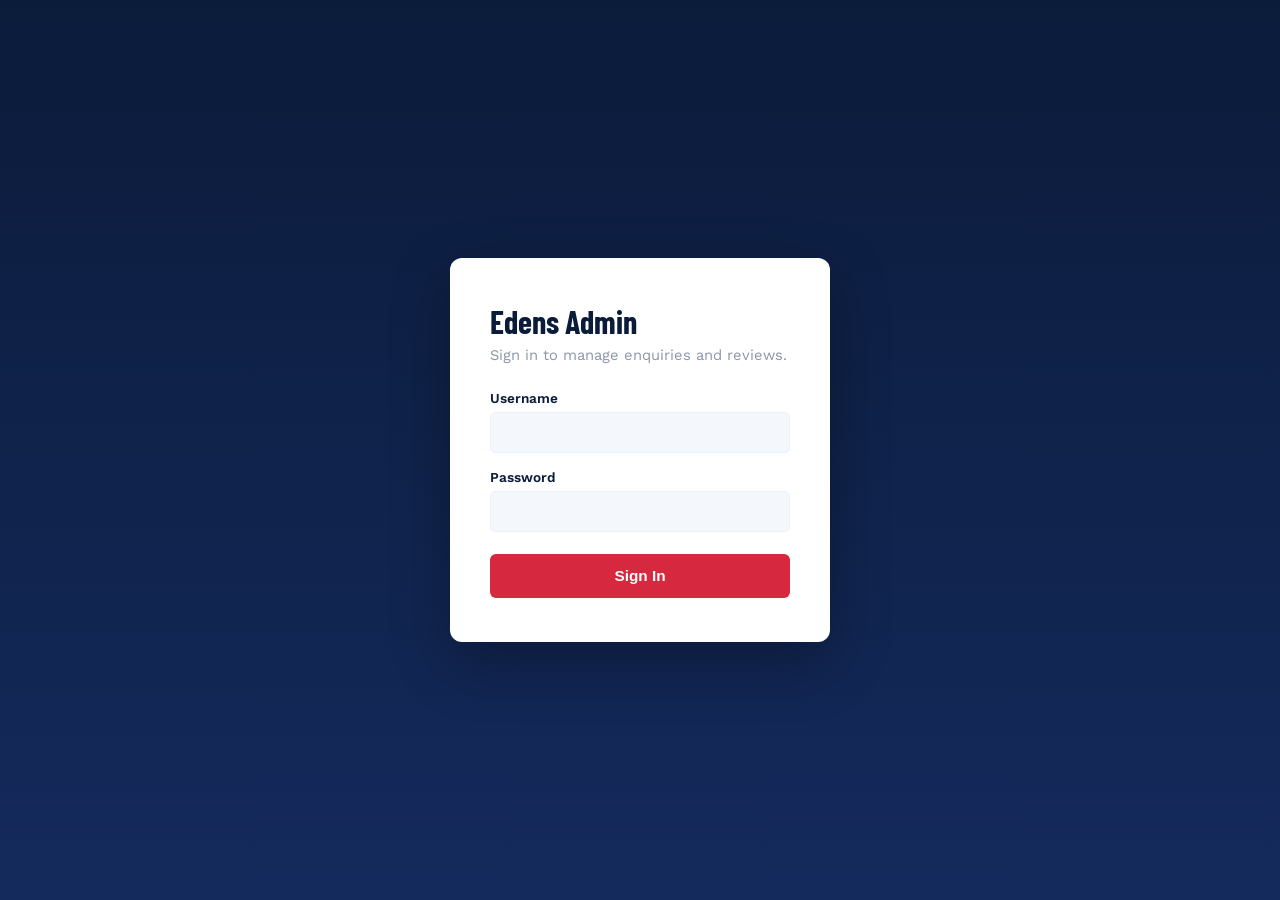
<file: admin/index.html>
<!DOCTYPE html>
<html lang="en">
<head>
<meta charset="UTF-8">
<meta name="viewport" content="width=device-width, initial-scale=1.0">
<title>Admin Dashboard | Edens Refrigeration & Air-Conditioning</title>
<link rel="stylesheet" href="admin.css">
</head>
<body>

<!-- ===================== LOGIN SCREEN ===================== -->
<div id="login-screen" class="login-screen">
  <div class="login-card">
    <h1>Edens Admin</h1>
    <p>Sign in to manage enquiries and reviews.</p>
    <form id="login-form">
      <div class="form-group">
        <label for="login-username">Username</label>
        <input type="text" id="login-username" required>
      </div>
      <div class="form-group">
        <label for="login-password">Password</label>
        <input type="password" id="login-password" required>
      </div>
      <button type="submit" class="btn-primary btn-block">Sign In</button>
      <div id="login-error" class="error-msg"></div>
    </form>
  </div>
</div>

<!-- ===================== DASHBOARD ===================== -->
<div id="dashboard" class="dashboard hidden">
  <aside class="sidebar">
    <div class="sidebar-brand">Edens Admin</div>
    <nav>
      <button class="nav-item active" data-tab="overview">Overview</button>
      <button class="nav-item" data-tab="enquiries">Enquiries</button>
      <button class="nav-item" data-tab="reviews">Reviews (AI)</button>
    </nav>
    <button id="logout-btn" class="logout-btn">Log Out</button>
  </aside>

  <main class="main-panel">

    <!-- ---- OVERVIEW TAB ---- -->
    <section id="tab-overview" class="tab-panel active">
      <h2>Customer Satisfaction Overview</h2>
      <p class="sub">AI-generated summary based on all submitted reviews.</p>
      <div class="stat-grid" id="insights-grid">
        <div class="stat-card"><span class="stat-label">Total Reviews</span><span class="stat-value" id="stat-total">—</span></div>
        <div class="stat-card"><span class="stat-label">Average Rating</span><span class="stat-value" id="stat-avg">—</span></div>
        <div class="stat-card"><span class="stat-label">Positive</span><span class="stat-value stat-positive" id="stat-pos">—</span></div>
        <div class="stat-card"><span class="stat-label">Negative</span><span class="stat-value stat-negative" id="stat-neg">—</span></div>
      </div>
      <div class="insight-banner" id="insight-banner">
        <span class="status-pill" id="insight-status">—</span>
        <p id="insight-text">Loading insights...</p>
      </div>
    </section>

    <!-- ---- ENQUIRIES TAB ---- -->
    <section id="tab-enquiries" class="tab-panel">
      <h2>Enquiries</h2>
      <p class="sub">All quote requests submitted via the website.</p>
      <div id="enquiries-list" class="list"></div>
    </section>

    <!-- ---- REVIEWS TAB ---- -->
    <section id="tab-reviews" class="tab-panel">
      <h2>Reviews &amp; AI Suggestions</h2>
      <p class="sub">Every review is auto-analyzed for sentiment. Approve to publish on the site, or send an AI-drafted reply.</p>
      <div id="reviews-list" class="list"></div>
    </section>

  </main>
</div>

<script src="admin.js"></script>
</body>
</html>
</file>
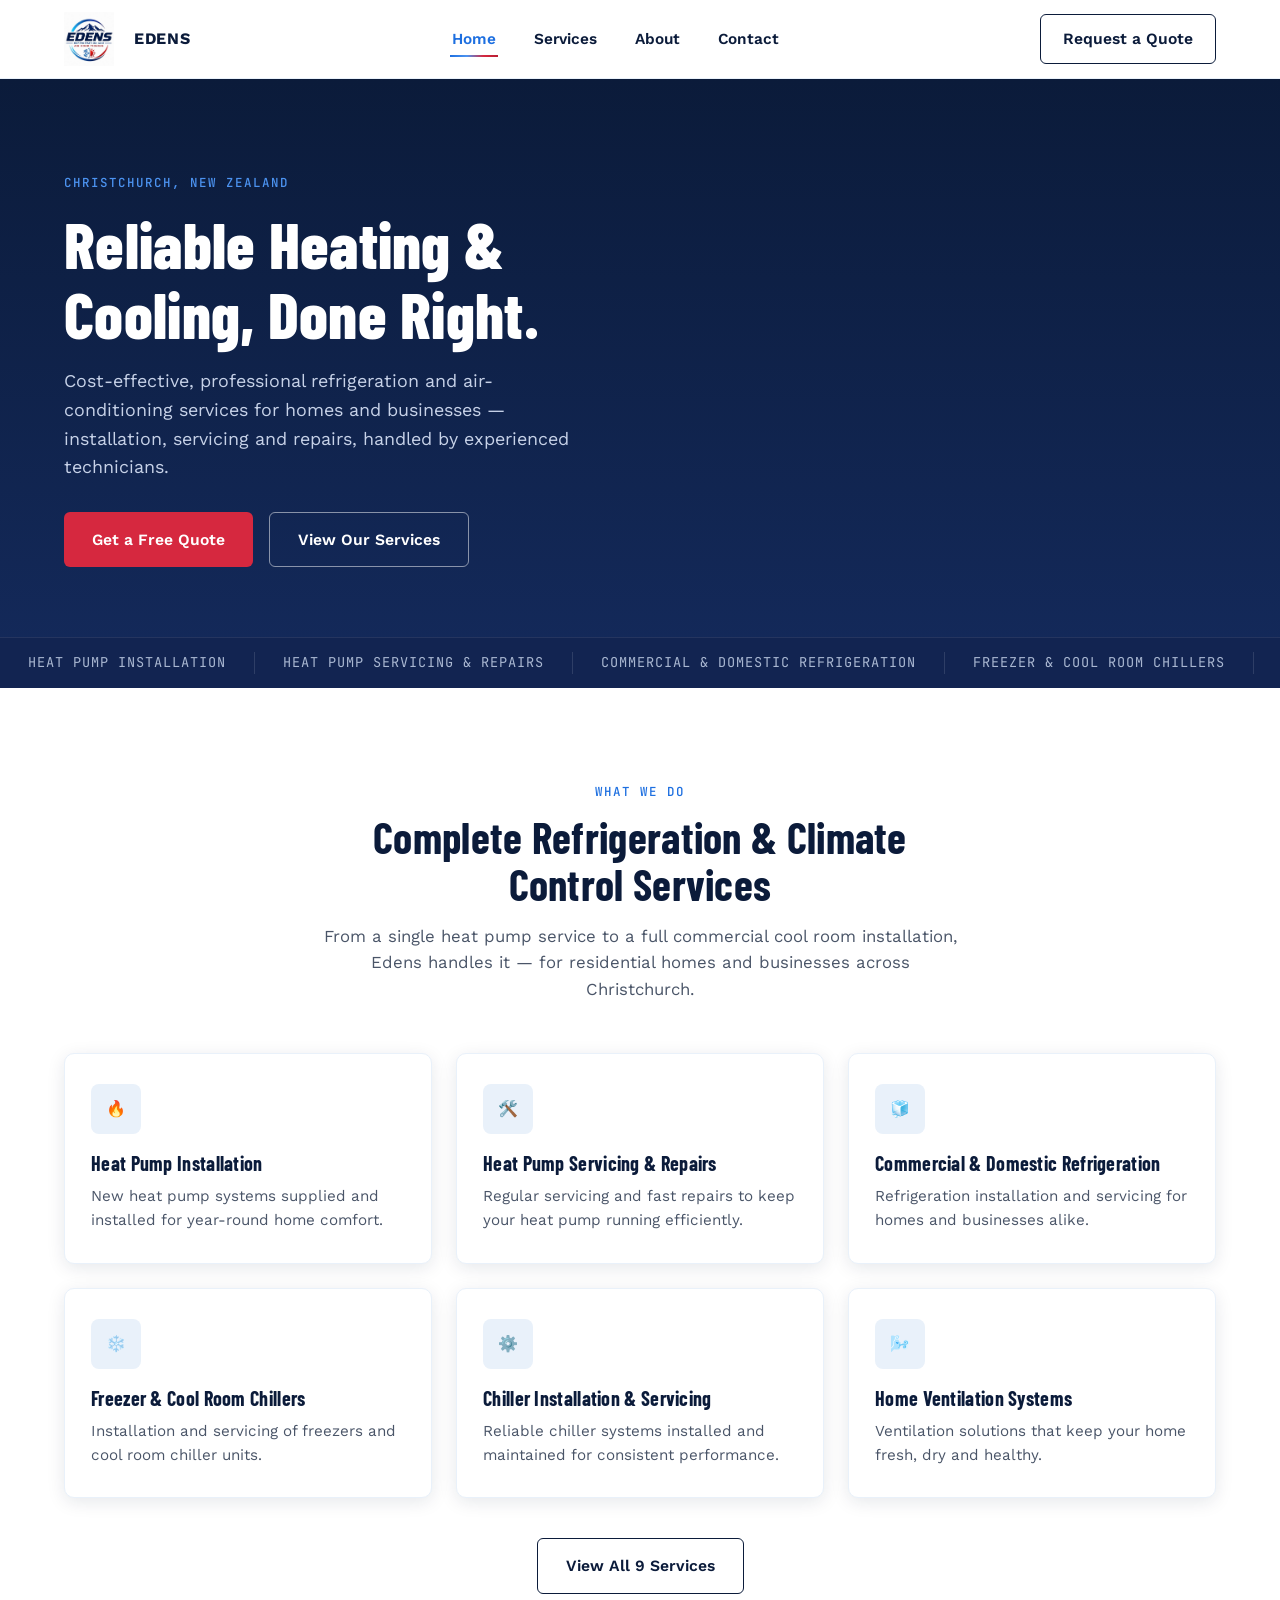
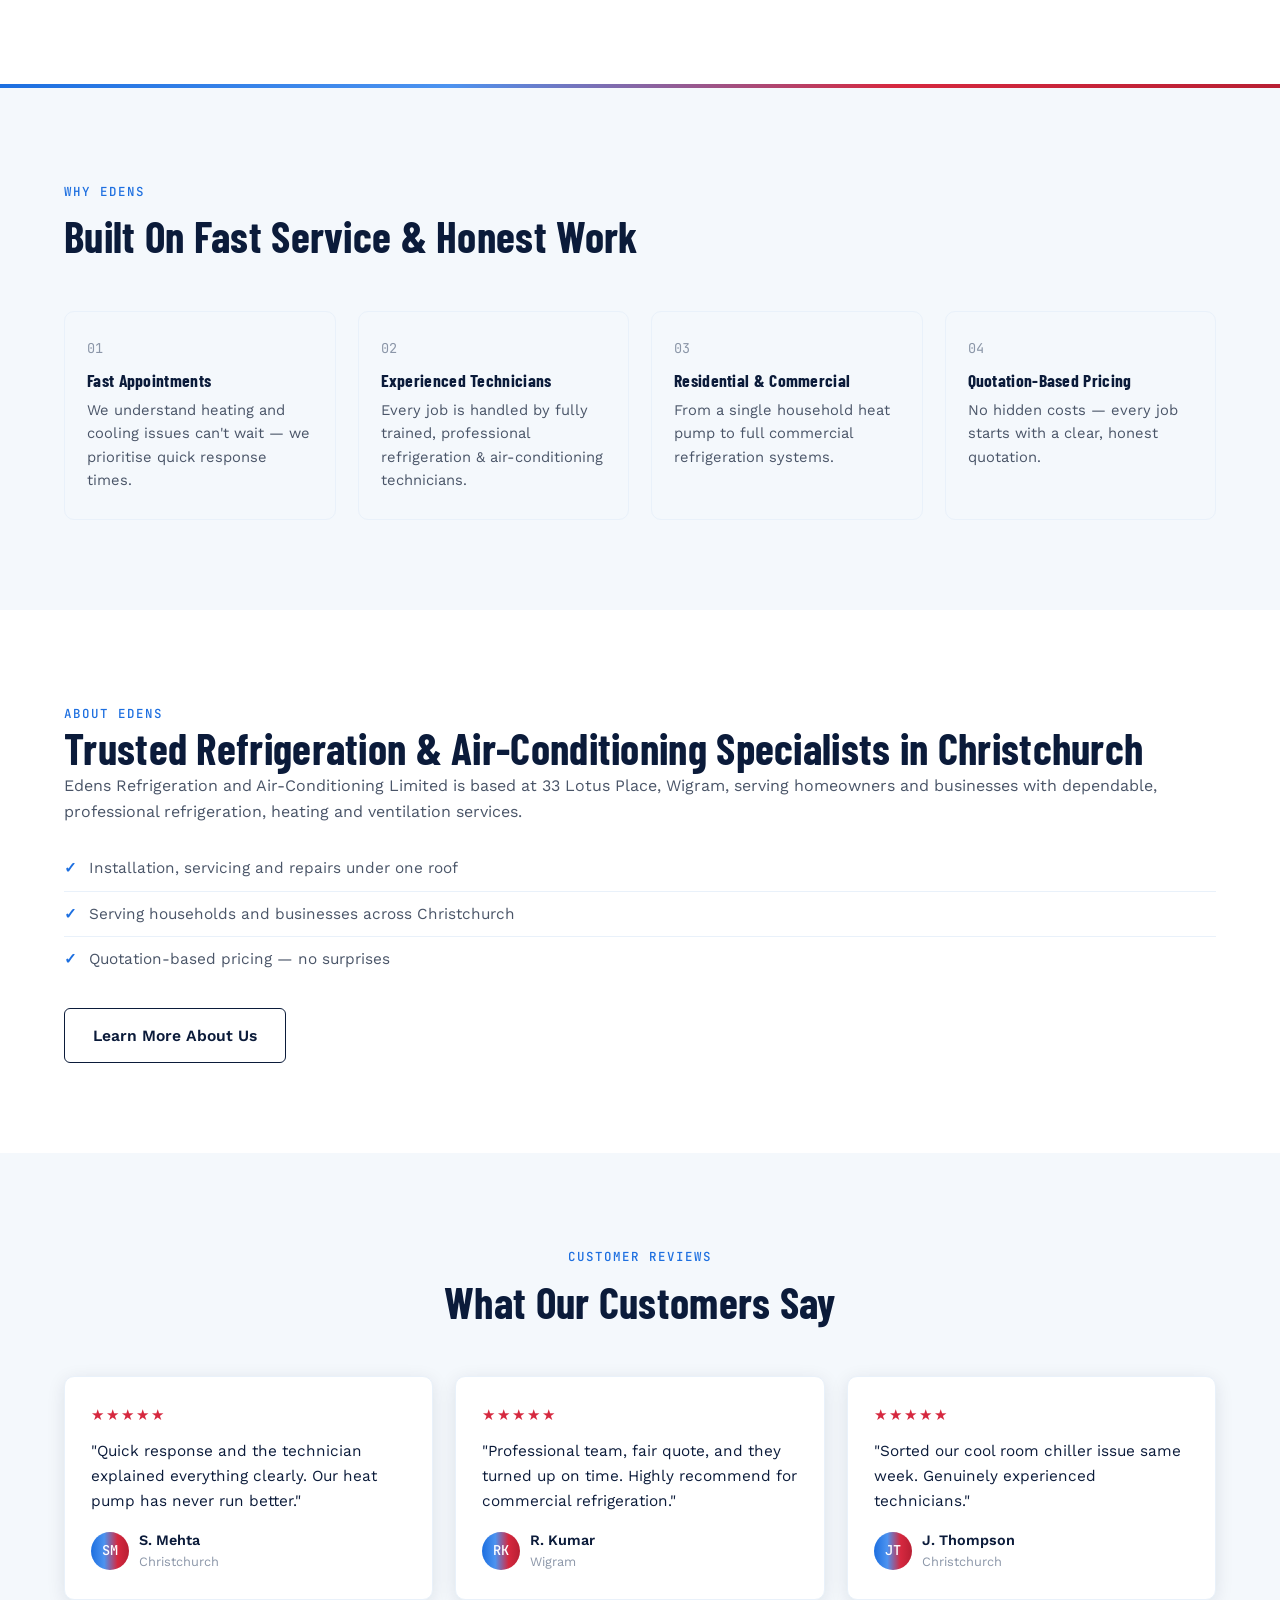
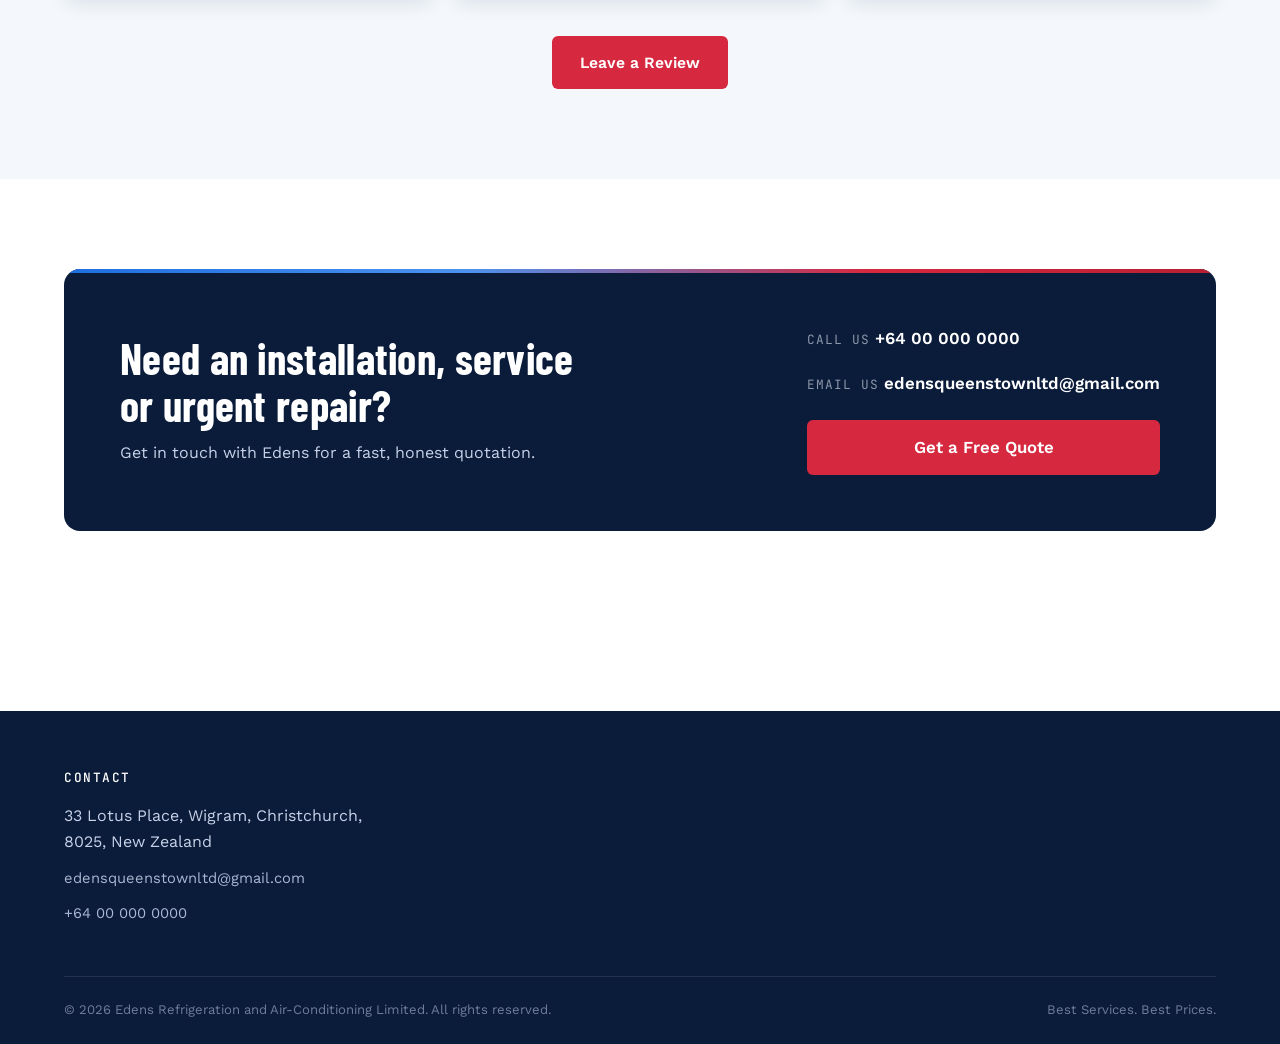
<file: frontend/index.html>
<!DOCTYPE html>
<html lang="en">
<head>
<meta charset="UTF-8">
<meta name="viewport" content="width=device-width, initial-scale=1.0">
<title>Edens Refrigeration & Air-Conditioning | Christchurch, NZ</title>
<meta name="description" content="Edens Refrigeration and Air-Conditioning Limited — heat pump installation, servicing & repairs, commercial & domestic refrigeration, chillers, ventilation and extraction systems across Christchurch, New Zealand.">
<link rel="icon" href="images/logoh.png">
<link rel="stylesheet" href="css/style.css">
</head>
<body>

<!-- ===================== HEADER ===================== -->
<header class="site-header">
  <div class="nav-wrap container">
    <a href="index.html" class="brand">
      <img src="images/logoh.png" alt="Edens Refrigeration and Air-Conditioning logo">
      <span class="brand-name" style="font-weight:700; margin-left:10px;">EDENS</span>
    </a>
    <nav class="nav-links">
      <a href="index.html" class="active">Home</a>
      <a href="services.html">Services</a>
      <a href="about.html">About</a>
      <a href="contact.html">Contact</a>
    </nav>
    <div class="nav-cta">
      <a href="contact.html" class="btn btn-outline-navy">Request a Quote</a>
    </div>
    <button class="menu-toggle" aria-label="Toggle menu">
      <span></span><span></span><span></span>
    </button>
  </div>
</header>

<!-- ===================== HERO ===================== -->
<section class="hero">
  <div class="container hero-inner">
    <div class="hero-copy centered-hero">
      <span class="eyebrow">Christchurch, New Zealand</span>
      <h1>Reliable Heating &amp; Cooling, Done Right.</h1>
      <p>Cost-effective, professional refrigeration and air-conditioning services for homes and businesses — installation, servicing and repairs, handled by experienced technicians.</p>
      <div class="hero-actions">
        <a href="contact.html" class="btn btn-primary">Get a Free Quote</a>
        <a href="services.html" class="btn btn-secondary">View Our Services</a>
      </div>
    </div>
    <!-- hero-panel removed per user request -->
  </div>

  <div class="ticker-band">
    <div class="ticker-track">
      <span>Heat Pump Installation</span>
      <span>Heat Pump Servicing &amp; Repairs</span>
      <span>Commercial &amp; Domestic Refrigeration</span>
      <span>Freezer &amp; Cool Room Chillers</span>
      <span>Chiller Installation &amp; Servicing</span>
      <span>Home Ventilation Systems</span>
      <span>Cooktop Installation</span>
      <span>Rangehood &amp; Extraction Fan Installation</span>
      <span>Extraction Fan Servicing &amp; Repairs</span>
    </div>
  </div>
</section>

<!-- ===================== SERVICES SNAPSHOT ===================== -->
<section class="section" id="services">
  <div class="container">
    <div class="section-head center">
      <span class="eyebrow">What We Do</span>
      <h2>Complete Refrigeration &amp; Climate Control Services</h2>
      <p>From a single heat pump service to a full commercial cool room installation, Edens handles it — for residential homes and businesses across Christchurch.</p>
    </div>
    <div class="services-grid">
      <a href="services.html#service-installation" class="service-card-link">
        <div class="service-card">
          <div class="service-icon">🔥</div>
          <h3>Heat Pump Installation</h3>
          <p>New heat pump systems supplied and installed for year-round home comfort.</p>
        </div>
      </a>
      <a href="services.html#service-servicing" class="service-card-link">
        <div class="service-card">
          <div class="service-icon">🛠️</div>
          <h3>Heat Pump Servicing &amp; Repairs</h3>
          <p>Regular servicing and fast repairs to keep your heat pump running efficiently.</p>
        </div>
      </a>
      <a href="services.html#service-refrigeration" class="service-card-link">
        <div class="service-card">
          <div class="service-icon">🧊</div>
          <h3>Commercial &amp; Domestic Refrigeration</h3>
          <p>Refrigeration installation and servicing for homes and businesses alike.</p>
        </div>
      </a>
      <a href="services.html#service-cool-storage" class="service-card-link">
        <div class="service-card">
          <div class="service-icon">❄️</div>
          <h3>Freezer &amp; Cool Room Chillers</h3>
          <p>Installation and servicing of freezers and cool room chiller units.</p>
        </div>
      </a>
      <a href="services.html#service-chillers" class="service-card-link">
        <div class="service-card">
          <div class="service-icon">⚙️</div>
          <h3>Chiller Installation &amp; Servicing</h3>
          <p>Reliable chiller systems installed and maintained for consistent performance.</p>
        </div>
      </a>
      <a href="services.html#service-ventilation" class="service-card-link">
        <div class="service-card">
          <div class="service-icon">🌬️</div>
          <h3>Home Ventilation Systems</h3>
          <p>Ventilation solutions that keep your home fresh, dry and healthy.</p>
        </div>
      </a>
    </div>
    <div style="text-align:center; margin-top:40px;">
      <a href="services.html" class="btn btn-outline-navy">View All 9 Services</a>
    </div>
  </div>
</section>

<hr class="thermo-divider">

<!-- ===================== WHY CHOOSE US ===================== -->
<section class="section section-alt">
  <div class="container">
    <div class="section-head">
      <span class="eyebrow">Why Edens</span>
      <h2>Built On Fast Service &amp; Honest Work</h2>
    </div>
    <div class="why-grid">
      <div class="why-card">
        <div class="num">01</div>
        <h3>Fast Appointments</h3>
        <p>We understand heating and cooling issues can't wait — we prioritise quick response times.</p>
      </div>
      <div class="why-card">
        <div class="num">02</div>
        <h3>Experienced Technicians</h3>
        <p>Every job is handled by fully trained, professional refrigeration &amp; air-conditioning technicians.</p>
      </div>
      <div class="why-card">
        <div class="num">03</div>
        <h3>Residential &amp; Commercial</h3>
        <p>From a single household heat pump to full commercial refrigeration systems.</p>
      </div>
      <div class="why-card">
        <div class="num">04</div>
        <h3>Quotation-Based Pricing</h3>
        <p>No hidden costs — every job starts with a clear, honest quotation.</p>
      </div>
    </div>
  </div>
</section>

<!-- ===================== ABOUT TEASER ===================== -->
<section class="section">
  <div class="container about-teaser" style="grid-template-columns:1fr;">
    <div>
      <span class="eyebrow">About Edens</span>
      <h2>Trusted Refrigeration &amp; Air-Conditioning Specialists in Christchurch</h2>
      <p>Edens Refrigeration and Air-Conditioning Limited is based at 33 Lotus Place, Wigram, serving homeowners and businesses with dependable, professional refrigeration, heating and ventilation services.</p>
      <ul class="about-list">
        <li><span class="tick">✓</span> Installation, servicing and repairs under one roof</li>
        <li><span class="tick">✓</span> Serving households and businesses across Christchurch</li>
        <li><span class="tick">✓</span> Quotation-based pricing — no surprises</li>
      </ul>
      <div style="margin-top:26px;">
        <a href="about.html" class="btn btn-outline-navy">Learn More About Us</a>
      </div>
    </div>
  </div>
</section>

<!-- ===================== REVIEWS ===================== -->
<section class="section section-alt">
  <div class="container">
    <div class="section-head center">
      <span class="eyebrow">Customer Reviews</span>
      <h2>What Our Customers Say</h2>
    </div>
    <div class="reviews-grid" id="reviews-container">
      <div class="review-card">
        <div class="review-stars">★★★★★</div>
        <p class="quote">"Quick response and the technician explained everything clearly. Our heat pump has never run better."</p>
        <div class="review-author">
          <div class="review-avatar">SM</div>
          <div><div class="name">S. Mehta</div><div class="loc">Christchurch</div></div>
        </div>
      </div>
      <div class="review-card">
        <div class="review-stars">★★★★★</div>
        <p class="quote">"Professional team, fair quote, and they turned up on time. Highly recommend for commercial refrigeration."</p>
        <div class="review-author">
          <div class="review-avatar">RK</div>
          <div><div class="name">R. Kumar</div><div class="loc">Wigram</div></div>
        </div>
      </div>
      <div class="review-card">
        <div class="review-stars">★★★★★</div>
        <p class="quote">"Sorted our cool room chiller issue same week. Genuinely experienced technicians."</p>
        <div class="review-author">
          <div class="review-avatar">JT</div>
          <div><div class="name">J. Thompson</div><div class="loc">Christchurch</div></div>
        </div>
      </div>
    </div>
    <div style="text-align:center; margin-top:36px;">
      <a href="contact.html#review" class="btn btn-primary">Leave a Review</a>
    </div>
  </div>
</section>

<!-- ===================== CTA BANNER ===================== -->
<section class="section">
  <div class="container">
    <div class="cta-banner">
      <div>
        <h2>Need an installation, service or urgent repair?</h2>
        <p>Get in touch with Edens for a fast, honest quotation.</p>
      </div>
      <div class="cta-contact-info">
        <div>
          <span>Call Us</span>
          <a href="tel:+64000000000">+64 00 000 0000</a>
        </div>
        <div style="margin-top:10px;">
          <span>Email Us</span>
          <a href="mailto:edensqueenstownltd@gmail.com">edensqueenstownltd@gmail.com</a>
        </div>
        <a href="contact.html" class="btn btn-primary" style="margin-top:16px;">Get a Free Quote</a>
      </div>
    </div>
  </div>
</section>

<!-- ===================== FOOTER ===================== -->
<footer class="site-footer">
  <div class="container">
    <div class="footer-grid">
      <div class="footer-col">
        <h4>Contact</h4>
        <ul>
          <li>33 Lotus Place, Wigram, Christchurch, 8025, New Zealand</li>
          <li><a href="mailto:edensqueenstownltd@gmail.com">edensqueenstownltd@gmail.com</a></li>
          <li><a href="tel:+64000000000">+64 00 000 0000</a></li>
        </ul>
      </div>
    </div>
    <div class="footer-bottom">
      <span>© 2026 Edens Refrigeration and Air-Conditioning Limited. All rights reserved.</span>
      <span>Best Services. Best Prices.</span>
    </div>
  </div>
</footer>

<script src="js/main.js"></script>
</body>
</html>
</file>
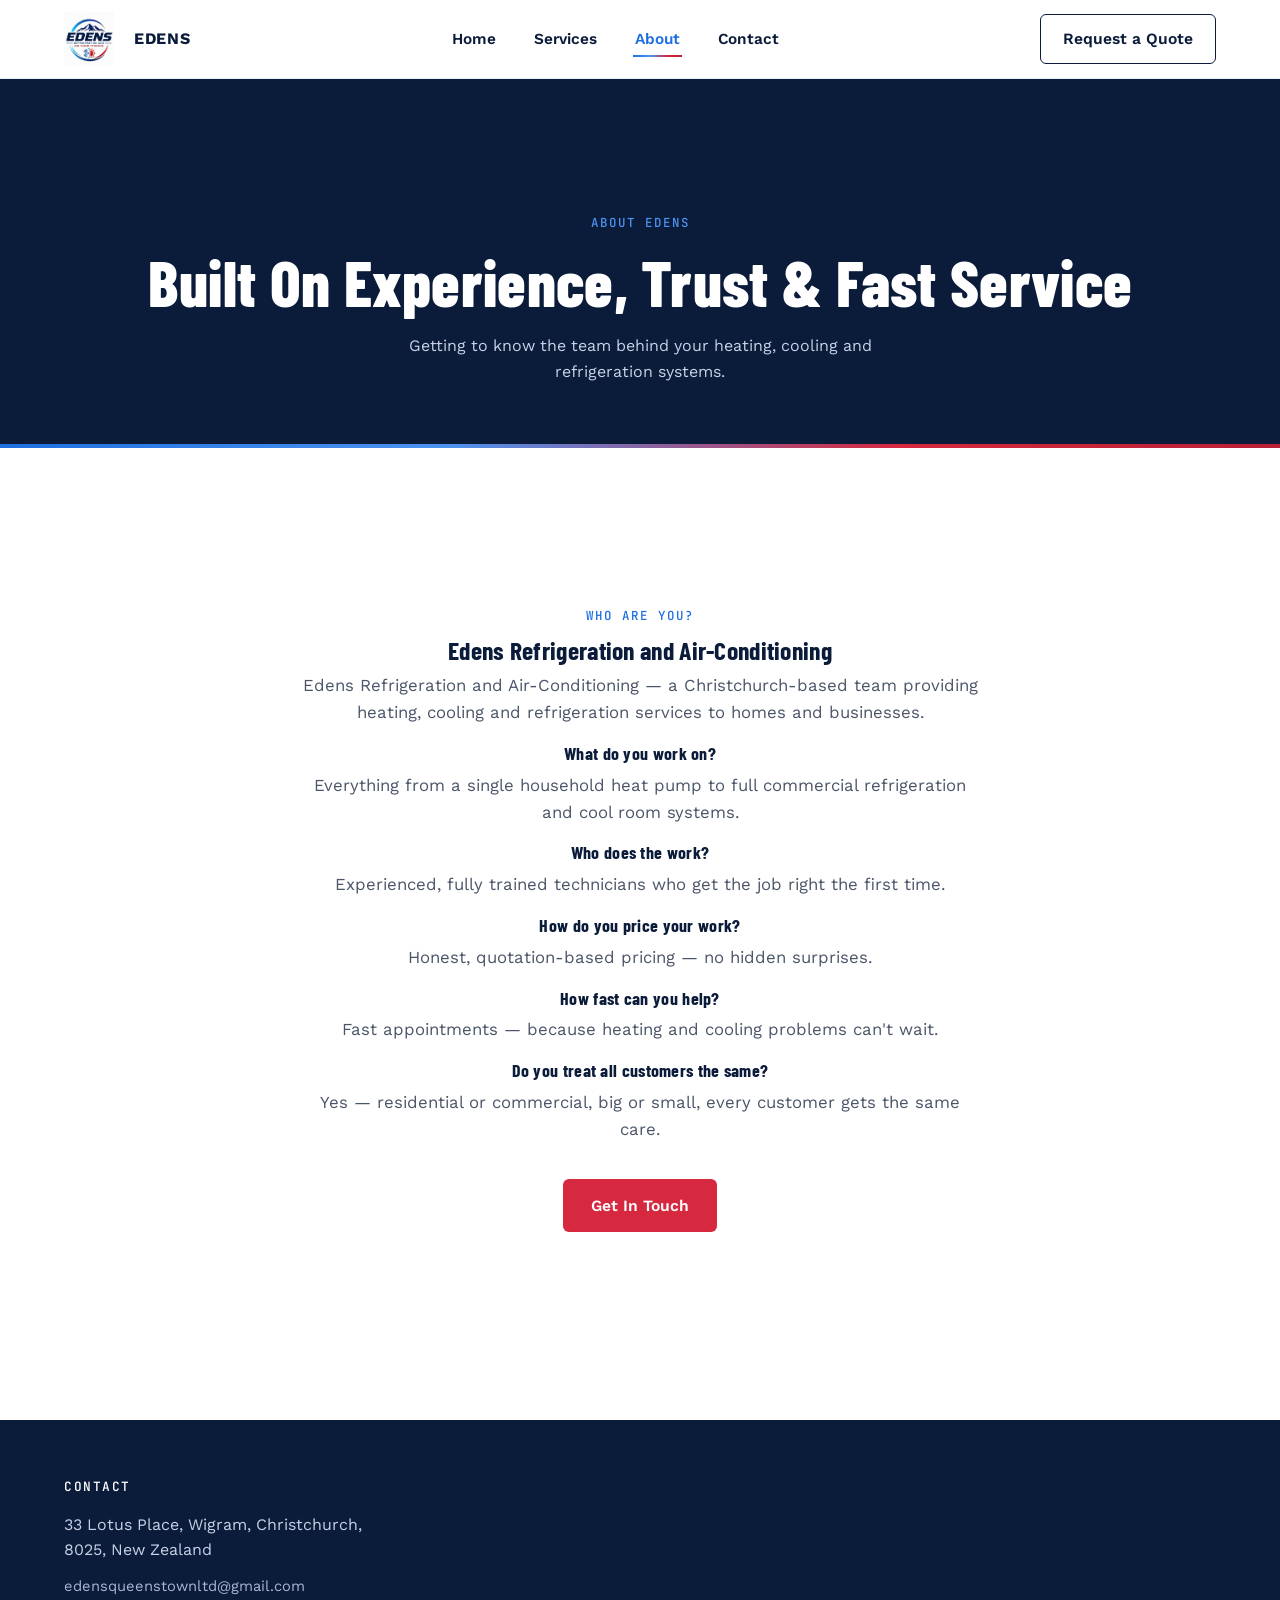
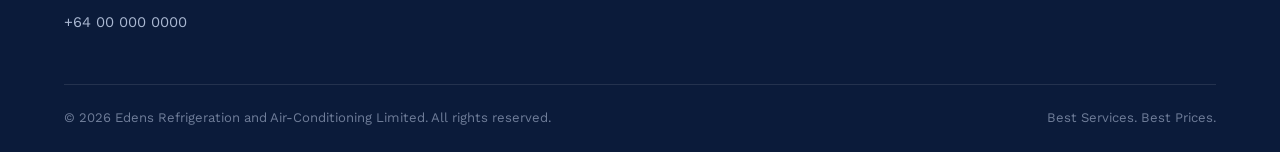
<file: frontend/about.html>
<!DOCTYPE html>
<html lang="en">
<head>
<meta charset="UTF-8">
<meta name="viewport" content="width=device-width, initial-scale=1.0">
<title>About Us | Edens Refrigeration & Air-Conditioning</title>
<meta name="description" content="Learn about Edens Refrigeration and Air-Conditioning Limited — a Christchurch-based team of experienced technicians serving residential and commercial customers.">
<link rel="icon" href="images/logoh.png">
<link rel="stylesheet" href="css/style.css">
</head>
<body>

<header class="site-header">
  <div class="nav-wrap container">
    <a href="index.html" class="brand">
      <img src="images/logoh.png" alt="Edens Refrigeration and Air-Conditioning logo">
      <span class="brand-name" style="font-weight:700; margin-left:10px;">EDENS</span>
    </a>
    <nav class="nav-links">
      <a href="index.html">Home</a>
      <a href="services.html">Services</a>
      <a href="about.html" class="active">About</a>
      <a href="contact.html">Contact</a>
    </nav>
    <div class="nav-cta">
      <a href="contact.html" class="btn btn-outline-navy">Request a Quote</a>
    </div>
    <button class="menu-toggle" aria-label="Toggle menu">
      <span></span><span></span><span></span>
    </button>
  </div>
</header>

<section class="page-header">
  <div class="container">
    <span class="eyebrow">About Edens</span>
    <h1>Built On Experience, Trust &amp; Fast Service</h1>
    <p>Getting to know the team behind your heating, cooling and refrigeration systems.</p>
  </div>
</section>
<hr class="thermo-divider">

<section class="section">
  <div class="container location-strip">
    <div class="centered-qa" role="region" aria-labelledby="who-are-you">
      <span id="who-are-you" class="eyebrow">Who are you?</span>
      <h3 style="margin-top:10px;">Edens Refrigeration and Air-Conditioning</h3>
      <p>Edens Refrigeration and Air-Conditioning — a Christchurch-based team providing heating, cooling and refrigeration services to homes and businesses.</p>

      <div class="qa-item">
        <h4 style="margin-top:18px;">What do you work on?</h4>
        <p>Everything from a single household heat pump to full commercial refrigeration and cool room systems.</p>
      </div>

      <div class="qa-item">
        <h4 style="margin-top:14px;">Who does the work?</h4>
        <p>Experienced, fully trained technicians who get the job right the first time.</p>
      </div>

      <div class="qa-item">
        <h4 style="margin-top:14px;">How do you price your work?</h4>
        <p>Honest, quotation-based pricing — no hidden surprises.</p>
      </div>

      <div class="qa-item">
        <h4 style="margin-top:14px;">How fast can you help?</h4>
        <p>Fast appointments — because heating and cooling problems can't wait.</p>
      </div>

      <div class="qa-item">
        <h4 style="margin-top:14px;">Do you treat all customers the same?</h4>
        <p>Yes — residential or commercial, big or small, every customer gets the same care.</p>
      </div>

      <a href="http://127.0.0.1:5500/frontend/contact.html" class="btn btn-primary" style="margin-top:18px;">Get In Touch</a>
    </div>
  </div>
</section>

<footer class="site-footer">
  <div class="container">
    <div class="footer-grid">
      <div class="footer-col">
        <h4>Contact</h4>
        <ul>
          <li>33 Lotus Place, Wigram, Christchurch, 8025, New Zealand</li>
          <li><a href="mailto:edensqueenstownltd@gmail.com">edensqueenstownltd@gmail.com</a></li>
          <li><a href="tel:+64000000000">+64 00 000 0000</a></li>
        </ul>
      </div>
    </div>
    <div class="footer-bottom">
      <span>© 2026 Edens Refrigeration and Air-Conditioning Limited. All rights reserved.</span>
      <span>Best Services. Best Prices.</span>
    </div>
  </div>
</footer>

<script src="js/main.js"></script>
</body>
</html>
</file>
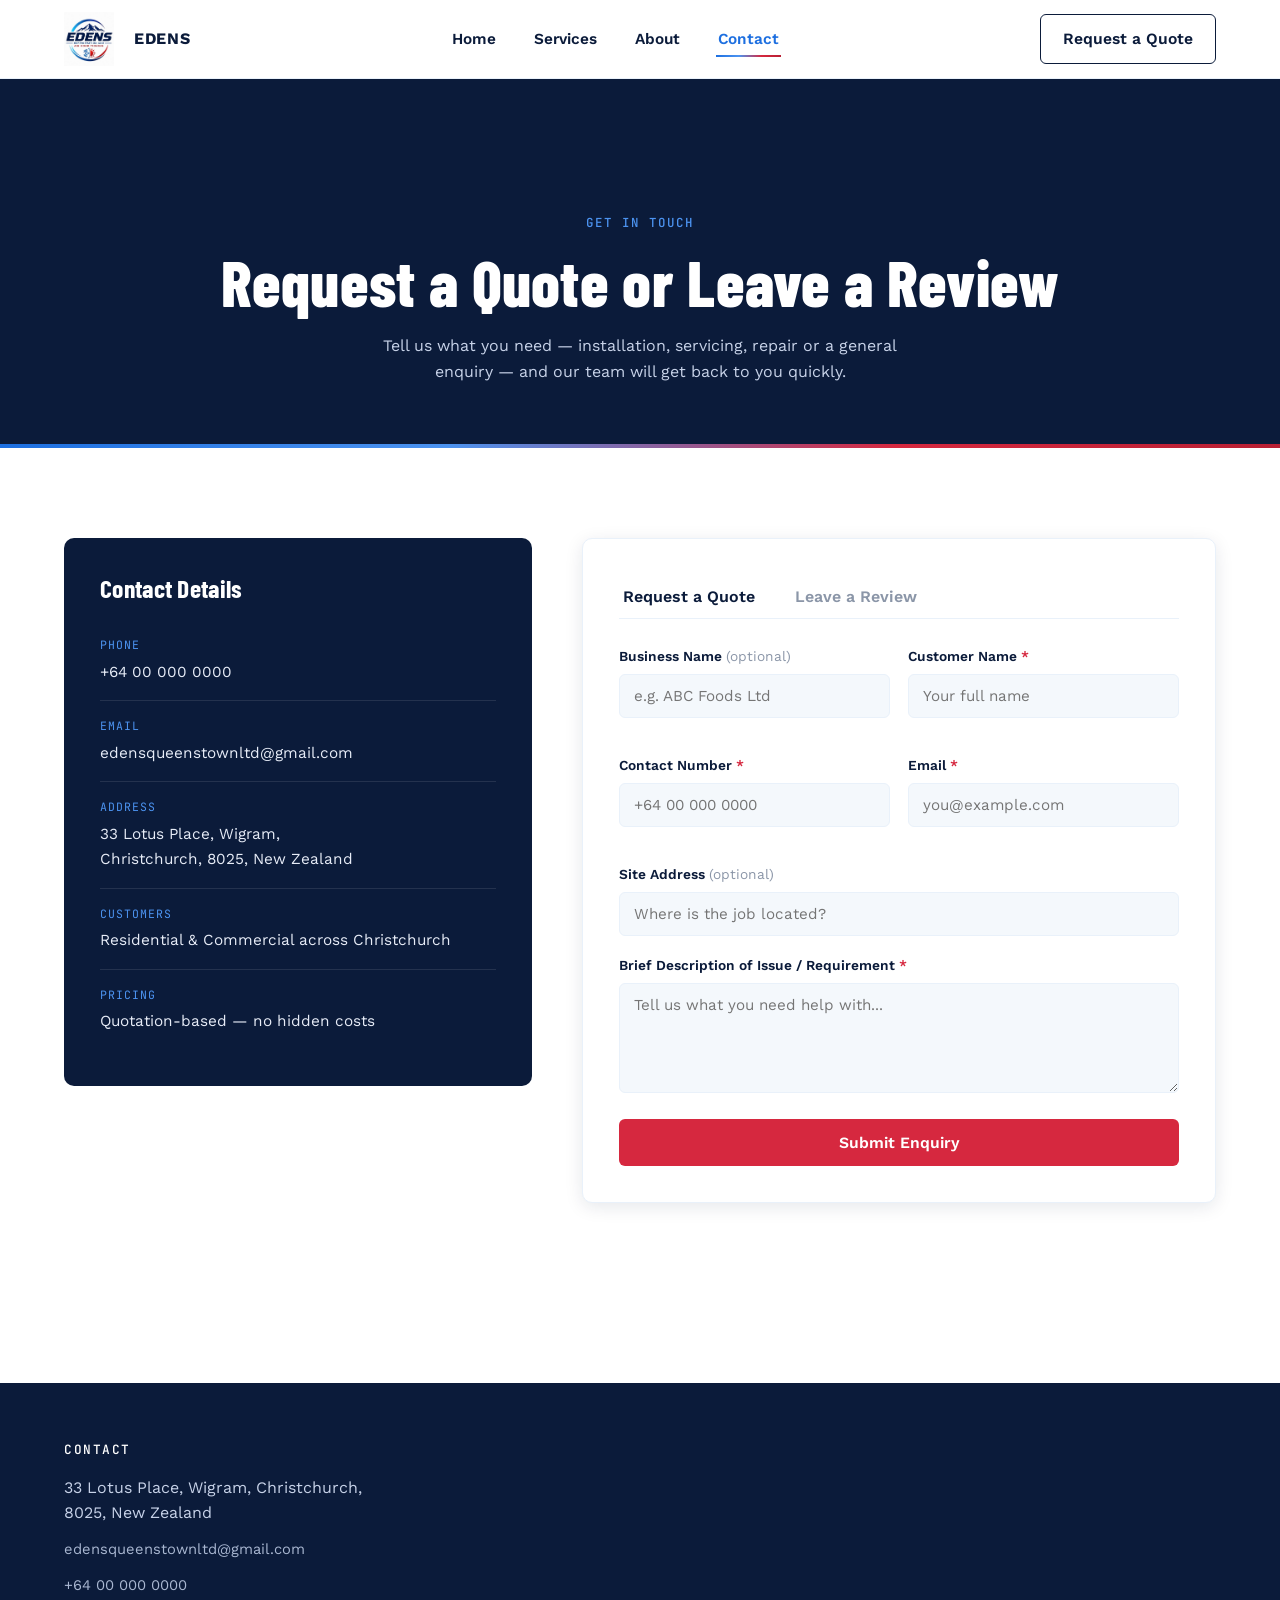
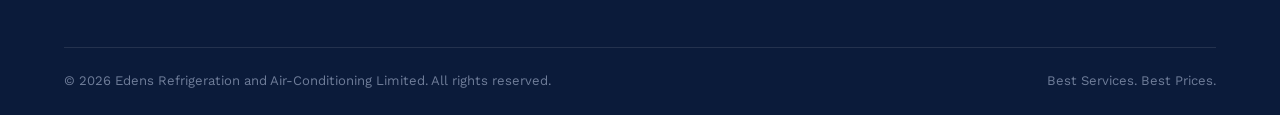
<file: frontend/contact.html>
<!DOCTYPE html>
<html lang="en">
<head>
<meta charset="UTF-8">
<meta name="viewport" content="width=device-width, initial-scale=1.0">
<title>Contact Us | Edens Refrigeration & Air-Conditioning</title>
<meta name="description" content="Get a free quote or leave a review for Edens Refrigeration and Air-Conditioning, Christchurch. Business name optional, contact number and email mandatory.">
<link rel="icon" href="images/logoh.png">
<link rel="stylesheet" href="css/style.css">
</head>
<body>

<header class="site-header">
  <div class="nav-wrap container">
    <a href="index.html" class="brand">
      <img src="images/logoh.png" alt="Edens Refrigeration and Air-Conditioning logo">
      <span class="brand-name" style="font-weight:700; margin-left:10px;">EDENS</span>
    </a>
    <nav class="nav-links">
      <a href="index.html">Home</a>
      <a href="services.html">Services</a>
      <a href="about.html">About</a>
      <a href="contact.html" class="active">Contact</a>
    </nav>
    <div class="nav-cta">
      <a href="contact.html" class="btn btn-outline-navy">Request a Quote</a>
    </div>
    <button class="menu-toggle" aria-label="Toggle menu">
      <span></span><span></span><span></span>
    </button>
  </div>
</header>

<section class="page-header">
  <div class="container">
    <span class="eyebrow">Get In Touch</span>
    <h1>Request a Quote or Leave a Review</h1>
    <p>Tell us what you need — installation, servicing, repair or a general enquiry — and our team will get back to you quickly.</p>
  </div>
</section>
<hr class="thermo-divider">

<section class="section">
  <div class="container contact-layout">

    <div class="contact-info-card">
      <h3>Contact Details</h3>
      <div class="contact-info-item">
        <div>
          <span class="label">Phone</span>
          <span class="value"><a href="tel:+64000000000">+64 00 000 0000</a></span>
        </div>
      </div>
      <div class="contact-info-item">
        <div>
          <span class="label">Email</span>
          <span class="value"><a href="mailto:edensqueenstownltd@gmail.com">edensqueenstownltd@gmail.com</a></span>
        </div>
      </div>
      <div class="contact-info-item">
        <div>
          <span class="label">Address</span>
          <span class="value">33 Lotus Place, Wigram,<br>Christchurch, 8025, New Zealand</span>
        </div>
      </div>
      <div class="contact-info-item">
        <div>
          <span class="label">Customers</span>
          <span class="value">Residential &amp; Commercial across Christchurch</span>
        </div>
      </div>
      <div class="contact-info-item">
        <div>
          <span class="label">Pricing</span>
          <span class="value">Quotation-based — no hidden costs</span>
        </div>
      </div>
    </div>

    <div class="form-card" id="review">
      <div class="form-tabs">
        <button class="form-tab active" data-target="enquiry-panel">Request a Quote</button>
        <button class="form-tab" data-target="review-panel">Leave a Review</button>
      </div>

      <!-- ============ ENQUIRY FORM ============ -->
      <div class="form-panel active" id="enquiry-panel">
        <form id="enquiry-form" novalidate>
          <div class="form-row">
            <div class="form-group">
              <label for="enq-business">Business Name <span style="color:#8b96a8; font-weight:400;">(optional)</span></label>
              <input type="text" id="enq-business" name="business_name" placeholder="e.g. ABC Foods Ltd">
            </div>
            <div class="form-group">
              <label for="enq-name">Customer Name <span class="req">*</span></label>
              <input type="text" id="enq-name" name="customer_name" placeholder="Your full name">
              <div class="field-error" id="enq-name-error"></div>
            </div>
          </div>
          <div class="form-row">
            <div class="form-group">
              <label for="enq-phone">Contact Number <span class="req">*</span></label>
              <input type="tel" id="enq-phone" name="phone" placeholder="+64 00 000 0000">
              <div class="field-error" id="enq-phone-error"></div>
            </div>
            <div class="form-group">
              <label for="enq-email">Email <span class="req">*</span></label>
              <input type="email" id="enq-email" name="email" placeholder="you@example.com">
              <div class="field-error" id="enq-email-error"></div>
            </div>
          </div>
          <div class="form-group">
            <label for="enq-address">Site Address <span style="color:#8b96a8; font-weight:400;">(optional)</span></label>
            <input type="text" id="enq-address" name="site_address" placeholder="Where is the job located?">
          </div>
          <div class="form-group">
            <label for="enq-message">Brief Description of Issue / Requirement <span class="req">*</span></label>
            <textarea id="enq-message" name="message" placeholder="Tell us what you need help with..."></textarea>
            <div class="field-error" id="enq-message-error"></div>
          </div>
          <button type="submit" class="btn btn-primary btn-block">Submit Enquiry</button>
          <div class="form-status" id="enquiry-status"></div>
        </form>
      </div>

      <!-- ============ REVIEW FORM ============ -->
      <div class="form-panel" id="review-panel">
        <form id="review-form" novalidate>
          <div class="form-row">
            <div class="form-group">
              <label for="rev-name">Your Name <span class="req">*</span></label>
              <input type="text" id="rev-name" name="customer_name" placeholder="Your full name">
              <div class="field-error" id="rev-name-error"></div>
            </div>
            <div class="form-group">
              <label for="rev-email">Email <span class="req">*</span></label>
              <input type="email" id="rev-email" name="email" placeholder="you@example.com">
              <div class="field-error" id="rev-email-error"></div>
            </div>
          </div>
          <div class="form-group">
            <label>Your Rating <span class="req">*</span></label>
            <div class="star-rating" id="review-stars">
              <span data-value="1">★</span>
              <span data-value="2">★</span>
              <span data-value="3">★</span>
              <span data-value="4">★</span>
              <span data-value="5">★</span>
            </div>
            <input type="hidden" id="review-rating" value="0">
            <div class="field-error" id="rev-rating-error"></div>
          </div>
          <div class="form-group">
            <label for="rev-message">Your Review <span class="req">*</span></label>
            <textarea id="rev-message" name="message" placeholder="Tell us about your experience with Edens..."></textarea>
            <div class="field-error" id="rev-message-error"></div>
          </div>
          <button type="submit" class="btn btn-primary btn-block">Submit Review</button>
          <div class="form-status" id="review-status"></div>
        </form>
      </div>

    </div>
  </div>
</section>

<footer class="site-footer">
  <div class="container">
    <div class="footer-grid">
      <div class="footer-col">
        <h4>Contact</h4>
        <ul>
          <li>33 Lotus Place, Wigram, Christchurch, 8025, New Zealand</li>
          <li><a href="mailto:edensqueenstownltd@gmail.com">edensqueenstownltd@gmail.com</a></li>
          <li><a href="tel:+64000000000">+64 00 000 0000</a></li>
        </ul>
      </div>
    </div>
    <div class="footer-bottom">
      <span>© 2026 Edens Refrigeration and Air-Conditioning Limited. All rights reserved.</span>
      <span>Best Services. Best Prices.</span>
    </div>
  </div>
</footer>

<script src="js/config.js"></script>
<script src="js/main.js"></script>
<script src="js/enquiry.js"></script>
<script src="js/review.js"></script>
</body>
</html>
</file>
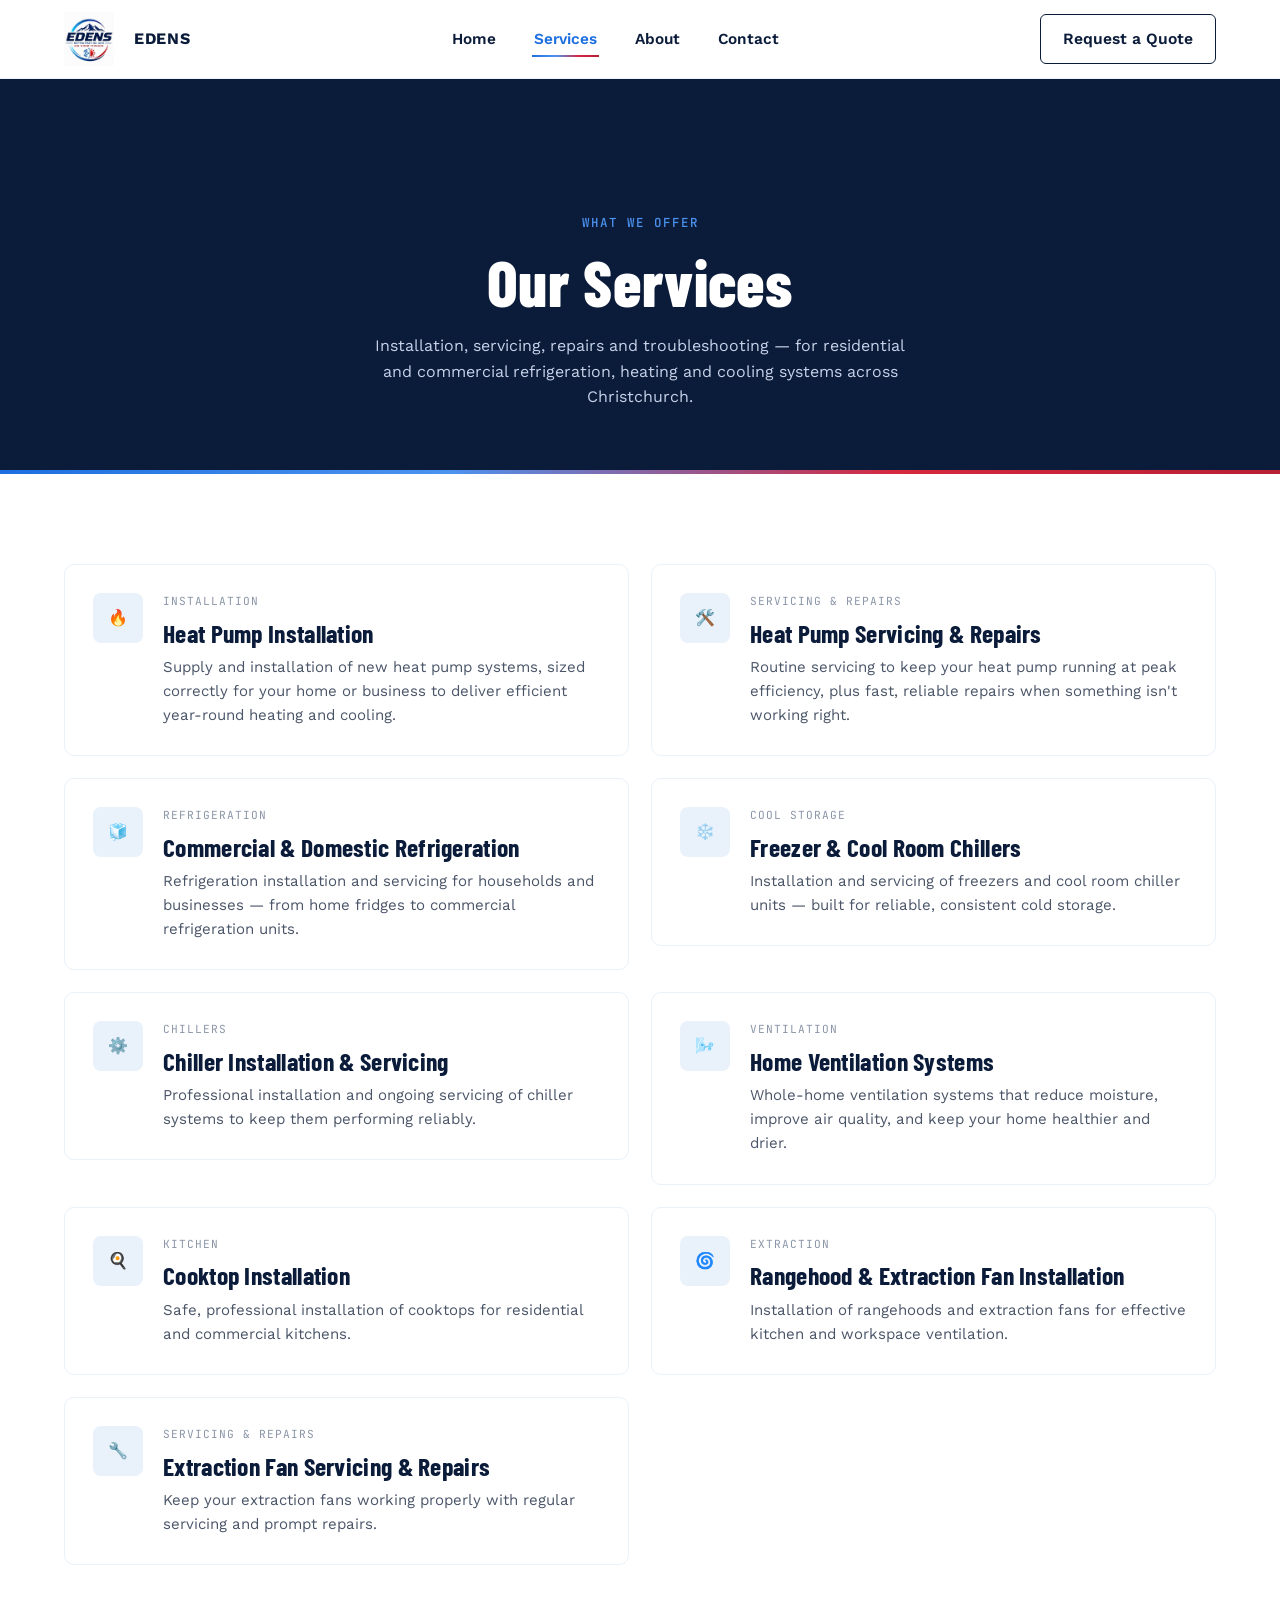
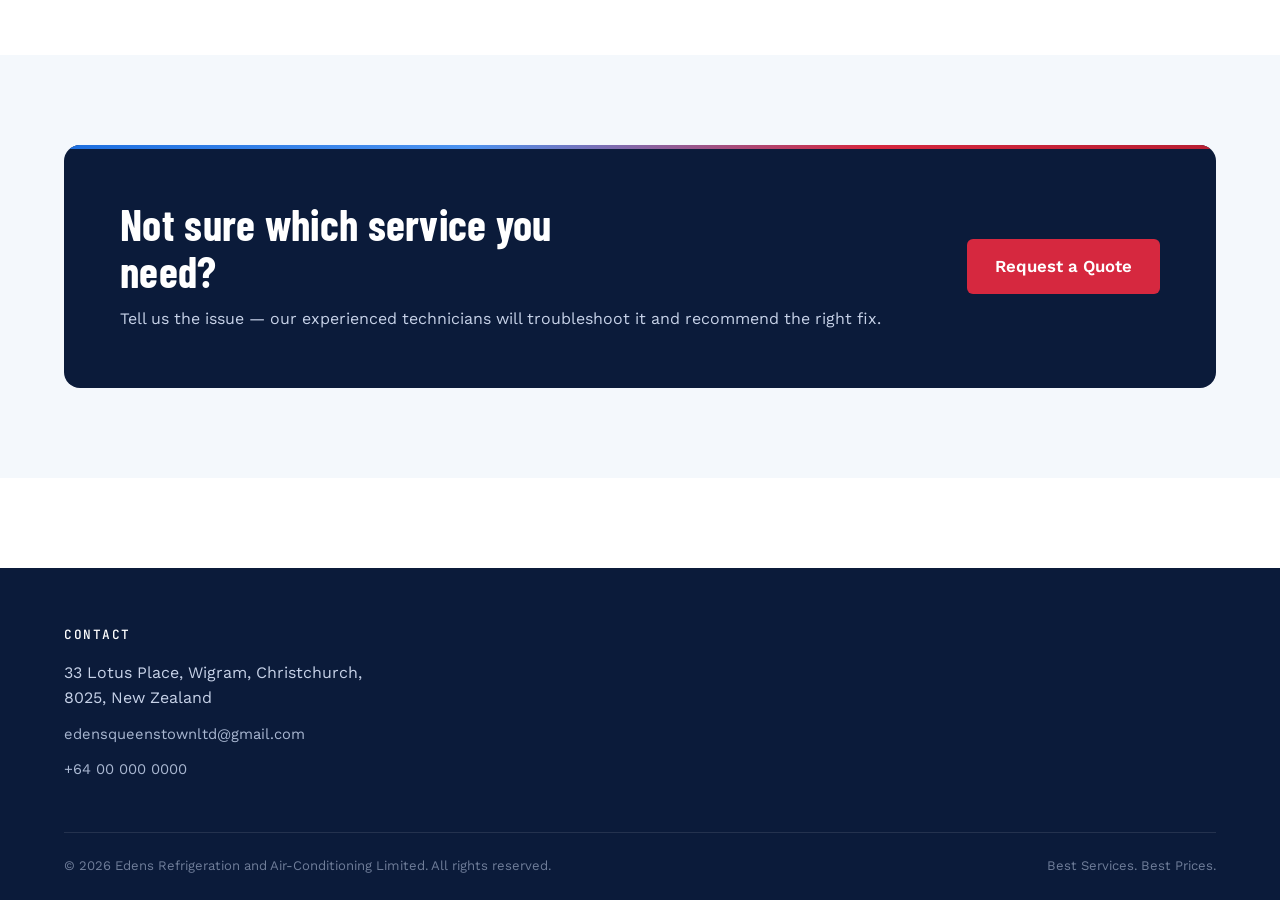
<file: frontend/services.html>
<!DOCTYPE html>
<html lang="en">
<head>
<meta charset="UTF-8">
<meta name="viewport" content="width=device-width, initial-scale=1.0">
<title>Our Services | Edens Refrigeration & Air-Conditioning</title>
<meta name="description" content="Heat pump installation, servicing & repairs, refrigeration, chillers, ventilation, cooktop and extraction fan services from Edens Refrigeration and Air-Conditioning, Christchurch.">
<link rel="icon" href="images/logoh.png">
<link rel="stylesheet" href="css/style.css">
</head>
<body>

<header class="site-header">
  <div class="nav-wrap container">
    <a href="index.html" class="brand">
      <img src="images/logoh.png" alt="Edens Refrigeration and Air-Conditioning logo">
      <span class="brand-name" style="font-weight:700; margin-left:10px;">EDENS</span>
    </a>
    <nav class="nav-links">
      <a href="index.html">Home</a>
      <a href="services.html" class="active">Services</a>
      <a href="about.html">About</a>
      <a href="contact.html">Contact</a>
    </nav>
    <div class="nav-cta">
      <a href="contact.html" class="btn btn-outline-navy">Request a Quote</a>
    </div>
    <button class="menu-toggle" aria-label="Toggle menu">
      <span></span><span></span><span></span>
    </button>
  </div>
</header>

<section class="page-header">
  <div class="container">
    <span class="eyebrow">What We Offer</span>
    <h1>Our Services</h1>
    <p>Installation, servicing, repairs and troubleshooting — for residential and commercial refrigeration, heating and cooling systems across Christchurch.</p>
  </div>
</section>
<hr class="thermo-divider">

<section class="section">
  <div class="container">
    <div class="services-full-grid">

      <a class="service-full-link" href="#service-installation">
        <div class="service-full-card">
          <div class="service-icon">🔥</div>
          <div>
            <span class="service-tag">Installation</span>
            <h3>Heat Pump Installation</h3>
            <p>Supply and installation of new heat pump systems, sized correctly for your home or business to deliver efficient year-round heating and cooling.</p>
          </div>
        </div>
      </a>

      <a class="service-full-link" href="#service-servicing">
        <div class="service-full-card">
          <div class="service-icon">🛠️</div>
          <div>
            <span class="service-tag">Servicing &amp; Repairs</span>
            <h3>Heat Pump Servicing &amp; Repairs</h3>
            <p>Routine servicing to keep your heat pump running at peak efficiency, plus fast, reliable repairs when something isn't working right.</p>
          </div>
        </div>
      </a>

      <a class="service-full-link" href="#service-refrigeration">
        <div class="service-full-card">
          <div class="service-icon">🧊</div>
          <div>
            <span class="service-tag">Refrigeration</span>
            <h3>Commercial &amp; Domestic Refrigeration</h3>
            <p>Refrigeration installation and servicing for households and businesses — from home fridges to commercial refrigeration units.</p>
          </div>
        </div>
      </a>

      <a class="service-full-link" href="#service-cool-storage">
        <div class="service-full-card">
          <div class="service-icon">❄️</div>
          <div>
            <span class="service-tag">Cool Storage</span>
            <h3>Freezer &amp; Cool Room Chillers</h3>
            <p>Installation and servicing of freezers and cool room chiller units — built for reliable, consistent cold storage.</p>
          </div>
        </div>
      </a>

      <a class="service-full-link" href="#service-chillers">
        <div class="service-full-card">
          <div class="service-icon">⚙️</div>
          <div>
            <span class="service-tag">Chillers</span>
            <h3>Chiller Installation &amp; Servicing</h3>
            <p>Professional installation and ongoing servicing of chiller systems to keep them performing reliably.</p>
          </div>
        </div>
      </a>

      <a class="service-full-link" href="#service-ventilation">
        <div class="service-full-card">
          <div class="service-icon">🌬️</div>
          <div>
            <span class="service-tag">Ventilation</span>
            <h3>Home Ventilation Systems</h3>
            <p>Whole-home ventilation systems that reduce moisture, improve air quality, and keep your home healthier and drier.</p>
          </div>
        </div>
      </a>

      <a class="service-full-link" href="#service-cooktop">
        <div class="service-full-card">
          <div class="service-icon">🍳</div>
          <div>
            <span class="service-tag">Kitchen</span>
            <h3>Cooktop Installation</h3>
            <p>Safe, professional installation of cooktops for residential and commercial kitchens.</p>
          </div>
        </div>
      </a>

      <a class="service-full-link" href="#service-extraction-installation">
        <div class="service-full-card">
          <div class="service-icon">🌀</div>
          <div>
            <span class="service-tag">Extraction</span>
            <h3>Rangehood &amp; Extraction Fan Installation</h3>
            <p>Installation of rangehoods and extraction fans for effective kitchen and workspace ventilation.</p>
          </div>
        </div>
      </a>

      <a class="service-full-link" href="#service-extraction-servicing">
        <div class="service-full-card">
          <div class="service-icon">🔧</div>
          <div>
            <span class="service-tag">Servicing &amp; Repairs</span>
            <h3>Extraction Fan Servicing &amp; Repairs</h3>
            <p>Keep your extraction fans working properly with regular servicing and prompt repairs.</p>
          </div>
        </div>
      </a>

    </div>
  </div>
</section>


<section class="section section-alt">
  <div class="container">
    <div class="cta-banner">
      <div>
        <h2>Not sure which service you need?</h2>
        <p>Tell us the issue — our experienced technicians will troubleshoot it and recommend the right fix.</p>
      </div>
      <div class="cta-contact-info">
        <a href="contact.html" class="btn btn-primary">Request a Quote</a>
      </div>
    </div>
  </div>
</section>

<footer class="site-footer">
  <div class="container">
    <div class="footer-grid">
      <div class="footer-col">
        <h4>Contact</h4>
        <ul>
          <li>33 Lotus Place, Wigram, Christchurch, 8025, New Zealand</li>
          <li><a href="mailto:edensqueenstownltd@gmail.com">edensqueenstownltd@gmail.com</a></li>
          <li><a href="tel:+64000000000">+64 00 000 0000</a></li>
        </ul>
      </div>
    </div>
    <div class="footer-bottom">
      <span>© 2026 Edens Refrigeration and Air-Conditioning Limited. All rights reserved.</span>
      <span>Best Services. Best Prices.</span>
    </div>
  </div>
</footer>

<script src="js/main.js"></script>
</body>
</html>
</file>
<file: admin/admin.css>
@import url('https://fonts.googleapis.com/css2?family=Barlow+Condensed:wght@600;700&family=Work+Sans:wght@400;500;600;700&family=JetBrains+Mono:wght@500&display=swap');

:root {
  --navy-900: #0b1b3a;
  --navy-800: #122451;
  --blue-500: #1d6fe0;
  --red-500: #d6283f;
  --red-600: #b81f33;
  --green-600: #1c7a3f;
  --ice-50: #f4f8fc;
  --ice-100: #e9f1fa;
  --slate-600: #4a5568;
  --slate-400: #8b96a8;
  --white: #ffffff;
}

* { box-sizing: border-box; margin: 0; padding: 0; }
body { font-family: 'Work Sans', sans-serif; background: var(--ice-50); color: var(--navy-900); }
h1, h2 { font-family: 'Barlow Condensed', sans-serif; }
.hidden { display: none !important; }

/* ---------------- LOGIN ---------------- */
.login-screen {
  min-height: 100vh;
  display: flex;
  align-items: center;
  justify-content: center;
  background: linear-gradient(180deg, var(--navy-900), #142a5c);
}
.login-card {
  background: var(--white);
  padding: 44px 40px;
  border-radius: 12px;
  width: 100%;
  max-width: 380px;
  box-shadow: 0 20px 60px rgba(0,0,0,0.3);
}
.login-card h1 { font-size: 2rem; margin-bottom: 6px; }
.login-card p { color: var(--slate-400); margin-bottom: 26px; font-size: 0.92rem; }
.form-group { margin-bottom: 16px; }
.form-group label { display: block; font-size: 0.85rem; font-weight: 600; margin-bottom: 6px; }
.form-group input {
  width: 100%; padding: 11px 13px; border-radius: 6px;
  border: 1.5px solid var(--ice-100); background: var(--ice-50); font-size: 0.95rem;
}
.form-group input:focus { outline: none; border-color: var(--blue-500); background: var(--white); }
.btn-primary {
  background: var(--red-500); color: var(--white); border: none;
  padding: 13px 20px; border-radius: 6px; font-weight: 600; cursor: pointer; font-size: 0.96rem;
}
.btn-primary:hover { background: var(--red-600); }
.btn-block { width: 100%; margin-top: 6px; }
.error-msg { color: var(--red-500); font-size: 0.85rem; margin-top: 12px; display: none; }
.error-msg.show { display: block; }

/* ---------------- DASHBOARD LAYOUT ---------------- */
.dashboard { display: flex; min-height: 100vh; }
.sidebar {
  width: 230px; background: var(--navy-900); color: var(--white);
  display: flex; flex-direction: column; padding: 26px 18px; flex-shrink: 0;
}
.sidebar-brand { font-family: 'Barlow Condensed', sans-serif; font-size: 1.4rem; font-weight: 700; margin-bottom: 34px; padding-left: 6px; }
.sidebar nav { display: flex; flex-direction: column; gap: 6px; flex: 1; }
.nav-item {
  background: none; border: none; color: #c7d2e8; text-align: left;
  padding: 12px 14px; border-radius: 6px; font-size: 0.95rem; cursor: pointer; font-family: inherit;
}
.nav-item:hover { background: rgba(255,255,255,0.06); }
.nav-item.active { background: var(--blue-500); color: var(--white); font-weight: 600; }
.logout-btn {
  background: none; border: 1px solid rgba(255,255,255,0.2); color: #c7d2e8;
  padding: 11px; border-radius: 6px; cursor: pointer; font-family: inherit; font-size: 0.9rem;
}
.logout-btn:hover { background: rgba(255,255,255,0.08); }

.main-panel { flex: 1; padding: 40px; overflow-y: auto; }
.tab-panel { display: none; }
.tab-panel.active { display: block; }
.tab-panel h2 { font-size: 1.9rem; margin-bottom: 6px; }
.tab-panel .sub { color: var(--slate-400); margin-bottom: 28px; font-size: 0.95rem; }

/* ---------------- OVERVIEW STATS ---------------- */
.stat-grid { display: grid; grid-template-columns: repeat(4, 1fr); gap: 18px; margin-bottom: 26px; }
.stat-card { background: var(--white); border-radius: 10px; padding: 22px; border: 1px solid var(--ice-100); }
.stat-label { display: block; font-family: 'JetBrains Mono', monospace; font-size: 0.72rem; text-transform: uppercase; letter-spacing: 1px; color: var(--slate-400); margin-bottom: 10px; }
.stat-value { font-family: 'Barlow Condensed', sans-serif; font-size: 2.2rem; font-weight: 700; }
.stat-positive { color: var(--green-600); }
.stat-negative { color: var(--red-500); }

.insight-banner { background: var(--white); border-radius: 10px; padding: 22px 26px; border: 1px solid var(--ice-100); display: flex; align-items: center; gap: 16px; }
.status-pill { padding: 6px 14px; border-radius: 20px; font-size: 0.8rem; font-weight: 700; background: var(--ice-100); color: var(--navy-900); white-space: nowrap; }
.insight-banner p { color: var(--slate-600); font-size: 0.94rem; }

/* ---------------- LISTS (enquiries & reviews) ---------------- */
.list { display: flex; flex-direction: column; gap: 16px; }
.card {
  background: var(--white); border: 1px solid var(--ice-100); border-radius: 10px; padding: 22px;
}
.card-top { display: flex; justify-content: space-between; align-items: flex-start; gap: 16px; margin-bottom: 12px; flex-wrap: wrap; }
.card-top .name { font-weight: 700; font-size: 1.05rem; }
.card-top .meta { font-size: 0.82rem; color: var(--slate-400); margin-top: 2px; }
.badge { font-size: 0.72rem; font-weight: 700; padding: 4px 10px; border-radius: 20px; text-transform: uppercase; letter-spacing: 0.5px; }
.badge-new { background: #e6f0ff; color: var(--blue-500); }
.badge-contacted { background: #fff4e0; color: #a8681a; }
.badge-resolved { background: #e6f7ec; color: var(--green-600); }
.badge-positive { background: #e6f7ec; color: var(--green-600); }
.badge-neutral { background: #f0f0f0; color: var(--slate-600); }
.badge-negative { background: #fce8e8; color: var(--red-600); }

.card-body p { color: var(--slate-600); font-size: 0.94rem; margin-bottom: 8px; }
.card-field { font-size: 0.88rem; margin-bottom: 4px; }
.card-field strong { color: var(--navy-900); }

.ai-box { background: var(--ice-50); border-left: 3px solid var(--blue-500); border-radius: 6px; padding: 14px 16px; margin-top: 12px; font-size: 0.88rem; }
.ai-box .ai-label { font-family: 'JetBrains Mono', monospace; font-size: 0.7rem; text-transform: uppercase; letter-spacing: 1px; color: var(--blue-500); margin-bottom: 6px; display: block; }
.ai-box.suggestion { border-left-color: var(--blue-500); }
.ai-box.draft { border-left-color: var(--red-500); margin-top: 10px; white-space: pre-wrap; }

.card-actions { display: flex; gap: 10px; margin-top: 14px; flex-wrap: wrap; }
.btn-sm {
  padding: 8px 14px; border-radius: 6px; font-size: 0.85rem; font-weight: 600; cursor: pointer; border: none;
}
.btn-sm.outline { background: var(--white); border: 1.5px solid var(--ice-100); color: var(--navy-900); }
.btn-sm.outline:hover { border-color: var(--blue-500); color: var(--blue-500); }
.btn-sm.primary { background: var(--navy-900); color: var(--white); }
.btn-sm.primary:hover { background: var(--blue-500); }

.reply-editor { margin-top: 12px; display: none; }
.reply-editor.show { display: block; }
.reply-editor textarea {
  width: 100%; min-height: 100px; padding: 12px; border-radius: 6px;
  border: 1.5px solid var(--ice-100); font-family: inherit; font-size: 0.9rem; background: var(--ice-50);
}

.status-select {
  padding: 7px 10px; border-radius: 6px; border: 1.5px solid var(--ice-100); font-family: inherit; font-size: 0.85rem;
}

.empty-state { text-align: center; padding: 60px 20px; color: var(--slate-400); }

@media (max-width: 900px) {
  .dashboard { flex-direction: column; }
  .sidebar { width: 100%; flex-direction: row; align-items: center; padding: 14px 18px; }
  .sidebar-brand { margin-bottom: 0; margin-right: 20px; }
  .sidebar nav { flex-direction: row; flex: 1; }
  .logout-btn { padding: 8px 12px; }
  .main-panel { padding: 22px; }
  .stat-grid { grid-template-columns: repeat(2, 1fr); }
}
</file>
<file: frontend/css/style.css>
/* =========================================================
   EDENS REFRIGERATION & AIR-CONDITIONING — MASTER STYLESHEET
   Design tokens derived from brand logo:
   navy (mountain) / electric blue (cold) / red (heat) / ice white
   ========================================================= */

@import url('https://fonts.googleapis.com/css2?family=Barlow+Condensed:wght@500;600;700;800&family=Work+Sans:wght@400;500;600;700&family=JetBrains+Mono:wght@500&display=swap');

:root {
  /* Color tokens */
  --navy-900: #0b1b3a;
  --navy-800: #122451;
  --blue-500: #1d6fe0;
  --blue-400: #4c93f0;
  --red-500: #d6283f;
  --red-600: #b81f33;
  --ice-50: #f4f8fc;
  --ice-100: #e9f1fa;
  --slate-600: #4a5568;
  --slate-400: #8b96a8;
  --white: #ffffff;

  /* Gradient signature: cold -> hot, echoes the logo's snowflake/sun icon */
  --gradient-thermo: linear-gradient(90deg, var(--blue-500) 0%, var(--blue-400) 35%, var(--red-500) 70%, var(--red-600) 100%);

  /* Type */
  --font-display: 'Barlow Condensed', sans-serif;
  --font-body: 'Work Sans', sans-serif;
  --font-mono: 'JetBrains Mono', monospace;

  /* Layout */
  --max-width: 1200px;
  --radius: 10px;
  --shadow-soft: 0 8px 30px rgba(11, 27, 58, 0.08);
  --shadow-card: 0 4px 18px rgba(11, 27, 58, 0.10);
}

* { box-sizing: border-box; margin: 0; padding: 0; }

html { scroll-behavior: smooth; }

body {
  font-family: var(--font-body);
  color: var(--navy-900);
  background: var(--white);
  line-height: 1.6;
  -webkit-font-smoothing: antialiased;
}

img { max-width: 100%; display: block; }

a { color: inherit; text-decoration: none; }

ul { list-style: none; }

.container {
  max-width: var(--max-width);
  margin: 0 auto;
  padding: 0 24px;
}

h1, h2, h3, h4 {
  font-family: var(--font-display);
  font-weight: 700;
  color: var(--navy-900);
  line-height: 1.1;
  letter-spacing: 0.3px;
}

h1 { font-size: clamp(2.4rem, 5vw, 4rem); font-weight: 800; }
h2 { font-size: clamp(1.9rem, 3.4vw, 2.7rem); }
h3 { font-size: clamp(1.3rem, 2vw, 1.6rem); }

p { color: var(--slate-600); }

.eyebrow {
  font-family: var(--font-mono);
  text-transform: uppercase;
  font-size: 0.78rem;
  letter-spacing: 2px;
  color: var(--blue-500);
  font-weight: 500;
}

/* Buttons */
.btn {
  display: inline-flex;
  align-items: center;
  justify-content: center;
  gap: 8px;
  padding: 14px 28px;
  border-radius: 6px;
  font-family: var(--font-body);
  font-weight: 600;
  font-size: 0.98rem;
  cursor: pointer;
  border: none;
  transition: transform 0.15s ease, box-shadow 0.15s ease, background 0.15s ease;
}
.btn-primary {
  background: var(--red-500);
  color: var(--white);
}
.btn-primary:hover { background: var(--red-600); transform: translateY(-2px); box-shadow: 0 8px 20px rgba(214, 40, 63, 0.3); }

.btn-secondary {
  background: transparent;
  color: var(--white);
  border: 1.5px solid rgba(255,255,255,0.5);
}
.btn-secondary:hover { background: rgba(255,255,255,0.12); transform: translateY(-2px); }

.btn-outline-navy {
  background: transparent;
  color: var(--navy-900);
  border: 1.5px solid var(--navy-900);
}
.btn-outline-navy:hover { background: var(--navy-900); color: var(--white); }

.btn-block { width: 100%; }

/* Thermo divider - the signature element, used between sections */
.thermo-divider {
  height: 4px;
  width: 100%;
  background: var(--gradient-thermo);
  border: none;
}

/* ===================== HEADER / NAV ===================== */
.site-header {
  position: sticky;
  top: 0;
  z-index: 100;
  background: rgba(255,255,255,0.96);
  backdrop-filter: blur(8px);
  border-bottom: 1px solid var(--ice-100);
}

.nav-wrap {
  position: relative;
  display: flex;
  align-items: center;
  justify-content: space-between;
  padding: 12px 24px;
}

.brand {
  display: flex;
  align-items: center;
  gap: 10px;
}
.brand img { height: 54px; width: auto; }

.nav-links {
  display: flex;
  align-items: center;
  gap: 34px;
}
.nav-links a {
  font-weight: 600;
  font-size: 0.96rem;
  color: var(--navy-900);
  position: relative;
  padding: 6px 2px;
}
.nav-links a::after {
  content: '';
  position: absolute;
  left: 0; bottom: 0;
  width: 0; height: 2px;
  background: var(--gradient-thermo);
  transition: width 0.2s ease;
}
.nav-links a:hover::after, .nav-links a.active::after { width: 100%; }
.nav-links a.active { color: var(--blue-500); }

.nav-cta { display: flex; align-items: center; gap: 18px; }
.nav-cta .btn { padding: 11px 22px; }

.menu-toggle {
  display: none;
  flex-direction: column;
  gap: 5px;
  background: none;
  border: none;
  cursor: pointer;
  padding: 8px;
}
.menu-toggle span {
  width: 26px; height: 2.5px;
  background: var(--navy-900);
  border-radius: 2px;
}

/* Brand name next to logo */
.brand-name {
  font-weight: 700;
  color: var(--navy-900);
  font-size: 1rem;
  display: inline-block;
}

/* force uppercase brand text and small spacing */
.brand-name { text-transform: uppercase; letter-spacing: 0.6px; }

/* ===================== HERO ===================== */
.hero {
  position: relative;
  background: linear-gradient(180deg, var(--navy-900) 0%, #142a5c 100%);
  color: var(--white);
  overflow: hidden;
  padding: 90px 0 0;
}

.hero-mountain {
  position: absolute;
  bottom: 0; left: 0; right: 0;
  width: 100%;
  opacity: 0.55;
  pointer-events: none;
}

.hero-inner {
  position: relative;
  z-index: 2;
  display: grid;
  grid-template-columns: 1.1fr 0.9fr;
  gap: 40px;
  align-items: center;
  padding-bottom: 70px;
}

.hero-copy .eyebrow { color: var(--blue-400); }
.hero-copy h1 { color: var(--white); margin: 14px 0 18px; }
.hero-copy p { color: #c7d2e8; font-size: 1.12rem; max-width: 520px; margin-bottom: 30px; }
.hero-actions { display: flex; gap: 16px; flex-wrap: wrap; }

/* Centered hero container for better structure and mobile readability */
.centered-hero {
  max-width: 780px;
  margin: 0 auto;
}
.centered-hero .hero-actions { justify-content: flex-start; }

@media (max-width: 980px) {
  .centered-hero { text-align: center; padding: 0 12px; }
  .centered-hero .hero-actions { justify-content: center; }
  .hero-copy p { margin-left: auto; margin-right: auto; max-width: 640px; }
}

@media (max-width: 420px) {
  .hero-copy h1 { font-size: 1.6rem; }
  .hero-copy p { font-size: 1rem; }
  .hero-actions .btn { width: 100%; }
  .hero-actions { gap: 12px; }
}

.hero-panel {
  background: rgba(255,255,255,0.06);
  border: 1px solid rgba(255,255,255,0.14);
  border-radius: var(--radius);
  padding: 28px;
  backdrop-filter: blur(6px);
}
.hero-panel h4 { color: var(--white); font-family: var(--font-mono); font-size: 0.82rem; text-transform: uppercase; letter-spacing: 1.5px; font-weight: 500; margin-bottom: 18px; color: var(--blue-400);}
.hero-stat-row {
  display: flex;
  justify-content: space-between;
  padding: 14px 0;
  border-bottom: 1px solid rgba(255,255,255,0.1);
}
.hero-stat-row:last-child { border-bottom: none; }
.hero-stat-row span:first-child { color: #c7d2e8; font-size: 0.95rem; }
.hero-stat-row span:last-child { font-family: var(--font-mono); color: var(--white); font-weight: 500; }

/* Service ticker */
.ticker-band {
  background: var(--navy-800);
  overflow: hidden;
  white-space: nowrap;
  border-top: 1px solid rgba(255,255,255,0.08);
  position: relative;
  z-index: 2;
}
.ticker-track {
  display: inline-flex;
  animation: scroll-ticker 32s linear infinite;
  padding: 14px 0;
}
.ticker-track span {
  font-family: var(--font-mono);
  font-size: 0.85rem;
  color: #a9b7d1;
  text-transform: uppercase;
  letter-spacing: 1px;
  padding: 0 28px;
  border-right: 1px solid rgba(255,255,255,0.12);
}
@keyframes scroll-ticker {
  0% { transform: translateX(0); }
  100% { transform: translateX(-50%); }
}
@media (prefers-reduced-motion: reduce) {
  .ticker-track { animation: none; }
}

/* ===================== SECTION GENERIC ===================== */
.section { padding: 90px 0; }
.section-alt { background: var(--ice-50); }
.section-head { max-width: 640px; margin-bottom: 50px; }
.section-head.center { margin-left: auto; margin-right: auto; text-align: center; }
.section-head h2 { margin-top: 10px; }
.section-head p { margin-top: 14px; font-size: 1.05rem; }

/* ===================== SERVICES GRID ===================== */
.services-grid {
  display: grid;
  grid-template-columns: repeat(3, 1fr);
  gap: 24px;
}
.service-card {
  background: var(--white);
  border: 1px solid var(--ice-100);
  border-radius: var(--radius);
  padding: 30px 26px;
  box-shadow: var(--shadow-card);
  transition: transform 0.2s ease, box-shadow 0.2s ease;
  position: relative;
  overflow: hidden;
}
.service-card::before {
  content: '';
  position: absolute;
  top: 0; left: 0; right: 0;
  height: 3px;
  background: var(--gradient-thermo);
  transform: scaleX(0);
  transform-origin: left;
  transition: transform 0.25s ease;
}
.service-card:hover { transform: translateY(-5px); box-shadow: var(--shadow-soft); }
.service-card:hover::before { transform: scaleX(1); }
.service-icon {
  width: 50px; height: 50px;
  border-radius: 8px;
  background: var(--ice-100);
  display: flex; align-items: center; justify-content: center;
  margin-bottom: 18px;
  color: var(--blue-500);
}
.service-card h3 { margin-bottom: 10px; font-size: 1.25rem; }
.service-card p { font-size: 0.95rem; }
.service-tag {
  font-family: var(--font-mono);
  font-size: 0.7rem;
  text-transform: uppercase;
  letter-spacing: 1px;
  color: var(--slate-400);
  margin-bottom: 8px;
  display: block;
}

/* ===================== WHY US ===================== */
.why-grid {
  display: grid;
  grid-template-columns: repeat(4, 1fr);
  gap: 22px;
}
.why-card {
  text-align: left;
  padding: 26px 22px;
  border-radius: var(--radius);
  border: 1px solid var(--ice-100);
}
.why-card .num {
  font-family: var(--font-mono);
  color: var(--slate-400);
  font-size: 0.85rem;
  margin-bottom: 12px;
}
.why-card h3 { font-size: 1.1rem; margin-bottom: 8px; }
.why-card p { font-size: 0.92rem; }

/* ===================== ABOUT TEASER ===================== */
.about-teaser {
  display: grid;
  grid-template-columns: 0.9fr 1.1fr;
  gap: 56px;
  align-items: center;
}
.about-teaser-media {
  border-radius: var(--radius);
  overflow: hidden;
  aspect-ratio: 4/3.2;
  background: var(--navy-900);
}
.about-teaser-media img { width: 100%; height: 100%; object-fit: cover; }
.about-list { margin-top: 22px; }
.about-list li {
  display: flex;
  align-items: flex-start;
  gap: 12px;
  padding: 10px 0;
  border-top: 1px solid var(--ice-100);
  font-size: 0.96rem;
  color: var(--slate-600);
}
.about-list li:first-child { border-top: none; }
.about-list li .tick {
  color: var(--blue-500);
  font-weight: 700;
  flex-shrink: 0;
}

/* ===================== REVIEWS ===================== */
.reviews-grid {
  display: grid;
  grid-template-columns: repeat(3, 1fr);
  gap: 22px;
}
.review-card {
  background: var(--white);
  border: 1px solid var(--ice-100);
  border-radius: var(--radius);
  padding: 26px;
  box-shadow: var(--shadow-card);
}
.review-stars { color: var(--red-500); font-size: 0.95rem; margin-bottom: 12px; letter-spacing: 2px; }
.review-card p.quote { font-size: 0.96rem; color: var(--navy-900); margin-bottom: 16px; }
.review-author { display: flex; align-items: center; gap: 10px; }
.review-avatar {
  width: 38px; height: 38px;
  border-radius: 50%;
  background: var(--gradient-thermo);
  display: flex; align-items: center; justify-content: center;
  color: var(--white);
  font-family: var(--font-mono);
  font-weight: 500;
  font-size: 0.85rem;
}
.review-author .name { font-weight: 600; font-size: 0.9rem; }
.review-author .loc { font-size: 0.8rem; color: var(--slate-400); }

/* ===================== CTA BANNER ===================== */
.cta-banner {
  background: var(--navy-900);
  border-radius: 16px;
  padding: 56px;
  display: flex;
  align-items: center;
  justify-content: space-between;
  gap: 30px;
  flex-wrap: wrap;
  position: relative;
  overflow: hidden;
}
.cta-banner::after {
  content: '';
  position: absolute;
  top: 0; left: 0; right: 0; height: 4px;
  background: var(--gradient-thermo);
}
.cta-banner h2 { color: var(--white); max-width: 480px; }
.cta-banner p { color: #c7d2e8; margin-top: 10px; }
.cta-contact-info { display: flex; flex-direction: column; gap: 8px; }
.cta-contact-info a { color: var(--white); font-weight: 600; font-size: 1.05rem; }
.cta-contact-info span { color: #8b96a8; font-size: 0.8rem; text-transform: uppercase; letter-spacing: 1px; font-family: var(--font-mono); }

/* ===================== FOOTER ===================== */
.site-footer {
  background: var(--navy-900);
  color: #c7d2e8;
  padding: 60px 0 24px;
  margin-top: 90px;
}
.footer-grid {
  display: grid;
  grid-template-columns: 1.4fr 1fr 1fr 1.2fr;
  gap: 40px;
  padding-bottom: 40px;
  border-bottom: 1px solid rgba(255,255,255,0.1);
}
.footer-brand img {
  height: 56px;
  margin-bottom: 14px;
  background: var(--white);
  border-radius: 8px;
  padding: 6px 10px;
}
.footer-brand p { color: #8b96a8; font-size: 0.9rem; max-width: 280px; }
.footer-col h4 {
  color: var(--white);
  font-family: var(--font-mono);
  font-size: 0.8rem;
  text-transform: uppercase;
  letter-spacing: 1.5px;
  margin-bottom: 18px;
  font-weight: 500;
}
.footer-col ul li { margin-bottom: 10px; }
.footer-col ul li a { color: #a9b7d1; font-size: 0.92rem; }
.footer-col ul li a:hover { color: var(--blue-400); }
.footer-bottom {
  display: flex;
  justify-content: space-between;
  align-items: center;
  padding-top: 22px;
  font-size: 0.82rem;
  color: #6f7d99;
  flex-wrap: wrap;
  gap: 10px;
}

/* ===================== PAGE HEADER (inner pages) ===================== */
.page-header {
  background: var(--navy-900);
  color: var(--white);
  padding: 130px 0 60px;
  text-align: center;
}
.page-header .eyebrow { color: var(--blue-400); }
.page-header h1 { color: var(--white); margin-top: 12px; }
.page-header p { color: #c7d2e8; max-width: 560px; margin: 16px auto 0; }

/* ===================== SERVICES PAGE ===================== */
.services-full-grid {
  display: grid;
  grid-template-columns: repeat(2, 1fr);
  gap: 22px;
}
.service-full-link {
  display: block;
  color: inherit;
  text-decoration: none;
}
.service-full-link:hover .service-full-card {
  transform: translateY(-4px);
  box-shadow: var(--shadow-soft);
}
.service-full-card {
  display: flex;
  gap: 20px;
  padding: 28px;
  border: 1px solid var(--ice-100);
  border-radius: var(--radius);
  background: var(--white);
  transition: transform 0.2s ease, box-shadow 0.2s ease;
}
.service-full-card .service-icon { flex-shrink: 0; }
.service-full-card h3 { margin-bottom: 8px; }
.service-full-card p { font-size: 0.94rem; }
.service-full-card .service-tag { margin-bottom: 8px; }

.service-detail-card {
  display: grid;
  grid-template-columns: 1fr 1fr;
  gap: 32px;
  align-items: center;
  border: 1px solid var(--ice-100);
  border-radius: var(--radius);
  background: var(--white);
  padding: 32px;
  margin-bottom: 28px;
  box-shadow: var(--shadow-card);
}
.service-detail-card:last-child { margin-bottom: 0; }
.service-detail-card img {
  width: 100%;
  height: 100%;
  object-fit: cover;
  border-radius: calc(var(--radius) - 2px);
}
.service-detail-card ul {
  margin-top: 18px;
  padding-left: 20px;
  color: var(--slate-600);
}
.service-detail-card ul li {
  margin-bottom: 10px;
  line-height: 1.55;
}
.service-detail-card .service-tag {
  display: inline-block;
  margin-bottom: 16px;
}
.service-detail-card h3 { margin-bottom: 14px; }
.service-detail-card p { margin-bottom: 16px; color: var(--slate-600); font-size: 1rem; }

#service-details {
  scroll-margin-top: 120px;
}
#service-details .service-detail-card {
  scroll-margin-top: 110px;
}

@media (max-width: 980px) {
  .service-detail-card {
    grid-template-columns: 1fr;
  }
}

@media (max-width: 720px) {
  .service-detail-card {
    padding: 24px;
  }
}

/* ===================== ABOUT PAGE ===================== */
.about-story {
  display: grid;
  grid-template-columns: 1fr 1fr;
  gap: 60px;
  align-items: start;
}
.about-story p { margin-bottom: 16px; font-size: 1.02rem; }
.values-grid {
  display: grid;
  grid-template-columns: repeat(2, 1fr);
  gap: 18px;
  margin-top: 10px;
}
.value-card {
  padding: 22px;
  border-radius: var(--radius);
  background: var(--ice-50);
}
.value-card h4 { font-size: 1.05rem; margin-bottom: 8px; }
.value-card p { font-size: 0.9rem; }

.location-strip {
  display: grid;
  grid-template-columns: 1fr 1fr;
  gap: 40px;
  align-items: center;
  margin-top: 60px;
}
.location-map {
  border-radius: var(--radius);
  overflow: hidden;
  border: 1px solid var(--ice-100);
}
.location-map iframe { width: 100%; height: 320px; border: none; display: block; }
.location-details h3 { margin-bottom: 14px; }
.location-details p { margin-bottom: 8px; }

/* ===================== CONTACT PAGE ===================== */
.contact-layout {
  display: grid;
  grid-template-columns: 0.85fr 1.15fr;
  gap: 50px;
  align-items: start;
}
.contact-info-card {
  background: var(--navy-900);
  color: var(--white);
  border-radius: var(--radius);
  padding: 36px;
}
.contact-info-card h3 { color: var(--white); margin-bottom: 18px; }
.contact-info-item { display: flex; gap: 14px; padding: 16px 0; border-top: 1px solid rgba(255,255,255,0.1); }
.contact-info-item:first-of-type { border-top: none; }
.contact-info-item .label { font-family: var(--font-mono); font-size: 0.72rem; text-transform: uppercase; letter-spacing: 1px; color: var(--blue-400); display: block; margin-bottom: 4px; }
.contact-info-item .value { color: #e7ecf7; font-size: 0.96rem; }

.form-card {
  background: var(--white);
  border: 1px solid var(--ice-100);
  border-radius: var(--radius);
  padding: 36px;
  box-shadow: var(--shadow-card);
}
.form-tabs { display: flex; gap: 8px; margin-bottom: 26px; border-bottom: 1px solid var(--ice-100); }
.form-tab {
  padding: 12px 4px;
  margin-right: 24px;
  font-weight: 600;
  color: var(--slate-400);
  cursor: pointer;
  border-bottom: 2px solid transparent;
  background: none; border: none; font-family: var(--font-body); font-size: 1rem;
}
.form-tab.active { color: var(--navy-900); border-bottom-color: var(--red-500); }
.form-panel { display: none; }
.form-panel.active { display: block; }

.form-row { display: grid; grid-template-columns: 1fr 1fr; gap: 18px; margin-bottom: 18px; }
.form-group { margin-bottom: 18px; }
.form-group label {
  display: block;
  font-size: 0.86rem;
  font-weight: 600;
  margin-bottom: 7px;
  color: var(--navy-900);
}
.form-group .req { color: var(--red-500); }
.form-group input,
.form-group textarea,
.form-group select {
  width: 100%;
  padding: 12px 14px;
  border: 1.5px solid var(--ice-100);
  border-radius: 6px;
  font-family: var(--font-body);
  font-size: 0.95rem;
  background: var(--ice-50);
  color: var(--navy-900);
  transition: border-color 0.15s ease;
}
.form-group input:focus,
.form-group textarea:focus,
.form-group select:focus {
  outline: none;
  border-color: var(--blue-500);
  background: var(--white);
}
.form-group textarea { resize: vertical; min-height: 110px; }
.field-error { color: var(--red-500); font-size: 0.8rem; margin-top: 6px; display: none; }
.field-error.show { display: block; }

.star-rating { display: flex; gap: 6px; font-size: 1.7rem; margin-bottom: 6px; }
.star-rating span { cursor: pointer; color: var(--ice-100); transition: color 0.1s ease; }
.star-rating span.active { color: var(--red-500); }

.form-status {
  margin-top: 16px;
  padding: 14px 16px;
  border-radius: 6px;
  font-size: 0.9rem;
  display: none;
}
.form-status.show { display: block; }
.form-status.success { background: #e6f7ec; color: #1c7a3f; }
.form-status.error { background: #fce8e8; color: var(--red-600); }

/* ===================== RESPONSIVE ===================== */
@media (max-width: 980px) {
  .hero-inner { grid-template-columns: 1fr; }
  .services-grid { grid-template-columns: repeat(2, 1fr); }
  .why-grid { grid-template-columns: repeat(2, 1fr); }
  .about-teaser { grid-template-columns: 1fr; }
  .reviews-grid { grid-template-columns: repeat(2, 1fr); }
  .footer-grid { grid-template-columns: 1fr 1fr; }
  .services-full-grid { grid-template-columns: 1fr; }
  .about-story { grid-template-columns: 1fr; }
  .location-strip { grid-template-columns: 1fr; }
  .contact-layout { grid-template-columns: 1fr; }
}

@media (max-width: 720px) {
  .nav-links, .nav-cta .btn-outline-navy { display: none; }
  .menu-toggle { display: flex; }
  .brand-name { display: none; }
  .nav-wrap.menu-open .nav-links {
    display: flex;
    flex-direction: column;
    position: absolute;
    top: calc(100% + 10px);
    left: 16px;
    right: 16px;
    background: rgba(255,255,255,0.98);
    border: 1px solid rgba(14, 44, 88, 0.12);
    border-radius: 14px;
    padding: 18px 18px 14px;
    gap: 14px;
    box-shadow: var(--shadow-soft);
    z-index: 50;
  }
  .nav-wrap.menu-open .nav-links a {
    width: 100%;
    padding: 10px 8px;
    text-align: left;
    border-bottom: 1px solid rgba(14, 44, 88, 0.08);
  }
  .nav-wrap.menu-open .nav-links a:last-child {
    border-bottom: none;
  }
  .section { padding: 60px 0; }
  .services-grid, .why-grid, .reviews-grid { grid-template-columns: 1fr; }
  .footer-grid { grid-template-columns: 1fr; gap: 30px; }
  .cta-banner { padding: 36px 24px; flex-direction: column; text-align: center; }
  .cta-contact-info { align-items: center; }
  .form-row { grid-template-columns: 1fr; }
  .page-header { padding: 110px 0 50px; }
  .hero { padding-top: 76px; }
}

/* Centered contact block for About page */
.centered-contact {
  max-width: 520px;
  margin: 0 auto;
  text-align: center;
  padding: 8px 18px;
}

@media (max-width: 980px) {
  .centered-contact { padding: 6px 12px; }
}

/* Centered Q&A card for About page */
.centered-qa {
  max-width: 760px;
  margin: 0 auto;
  text-align: center;
  padding: 8px 18px;
  background: transparent;
}
.centered-qa .eyebrow { display: block; margin-bottom: 8px; }
.centered-qa h3, .centered-qa h4 { margin: 8px 0; }
.centered-qa p { margin: 8px 0 12px; color: var(--slate-600); }

@media (max-width: 720px) {
  .centered-qa { padding: 6px 12px; }
  .centered-qa h3 { font-size: 1.05rem; }
  .centered-qa h4 { font-size: 0.98rem; }
}

/* When `location-strip` contains a single child, make it span and center */
.location-strip > :only-child {
  grid-column: 1 / -1;
  justify-self: center;
  width: 100%;
}

/* Q&A polish */
.centered-qa .qa-item { margin: 18px 0; }
.centered-qa h3 {
  font-size: clamp(1.1rem, 2.6vw, 1.6rem);
  color: var(--navy-900);
  margin-bottom: 6px;
}
.centered-qa h4 {
  font-size: clamp(1rem, 2.2vw, 1.12rem);
  color: var(--navy-900);
  font-weight: 700;
  margin: 12px 0 6px;
}
.centered-qa p {
  font-size: clamp(0.98rem, 1.8vw, 1.05rem);
  color: var(--slate-600);
  line-height: 1.6;
  max-width: 680px;
  margin-left: auto;
  margin-right: auto;
}
.centered-qa .btn { margin-top: 20px; }

@media (max-width: 420px) {
  .centered-qa h3 { font-size: 1.15rem; }
  .centered-qa h4 { font-size: 1.02rem; }
  .centered-qa p { font-size: 0.98rem; }
}

/* Additional mobile polish and accessibility tweaks */
html { -webkit-text-size-adjust: 100%; }

/* Slightly smaller body text on very small screens for better fit */
@media (max-width: 420px) {
  body { font-size: 15px; }
  h1 { font-size: 1.8rem; }
}

/* Make mobile menu open as a clean dropdown panel under the header */
.nav-wrap.menu-open .nav-links {
  position: absolute;
  inset: auto 16px auto 16px;
  top: calc(100% + 10px);
  padding: 18px 18px 12px;
  overflow: visible;
  z-index: 200;
}

/* Ensure headers and hero have reduced padding on small phones */
@media (max-width: 420px) {
  .hero { padding-top: 54px; }
  .hero-copy p { font-size: 1rem; }
  .hero-actions .btn { padding: 12px 18px; font-size: 0.95rem; }
}

/* Service cards: stack content and increase tap area on mobile */
.service-card, .service-full-card {
  touch-action: manipulation;
}
@media (max-width: 720px) {
  .service-full-card { flex-direction: column; gap: 12px; padding: 18px; }
  .service-full-card .service-icon { width: 44px; height: 44px; }
  .service-detail-card { padding: 20px; gap: 18px; }
  .service-detail-card img { height: auto; max-height: 320px; }
}

/* Footer readability on small screens */
@media (max-width: 720px) {
  .site-footer { padding: 40px 0 28px; }
  .footer-bottom { flex-direction: column; align-items: center; gap: 8px; }
}

/* Improve anchor jump offset on small screens (sticky header) */
@media (max-width: 720px) {
  #service-details { scroll-margin-top: 86px; }
  #service-details .service-detail-card { scroll-margin-top: 76px; }
}

/* Focus visibility for keyboard users */
:focus { outline: 3px solid rgba(29,111,224,0.18); outline-offset: 2px; }
</file>
